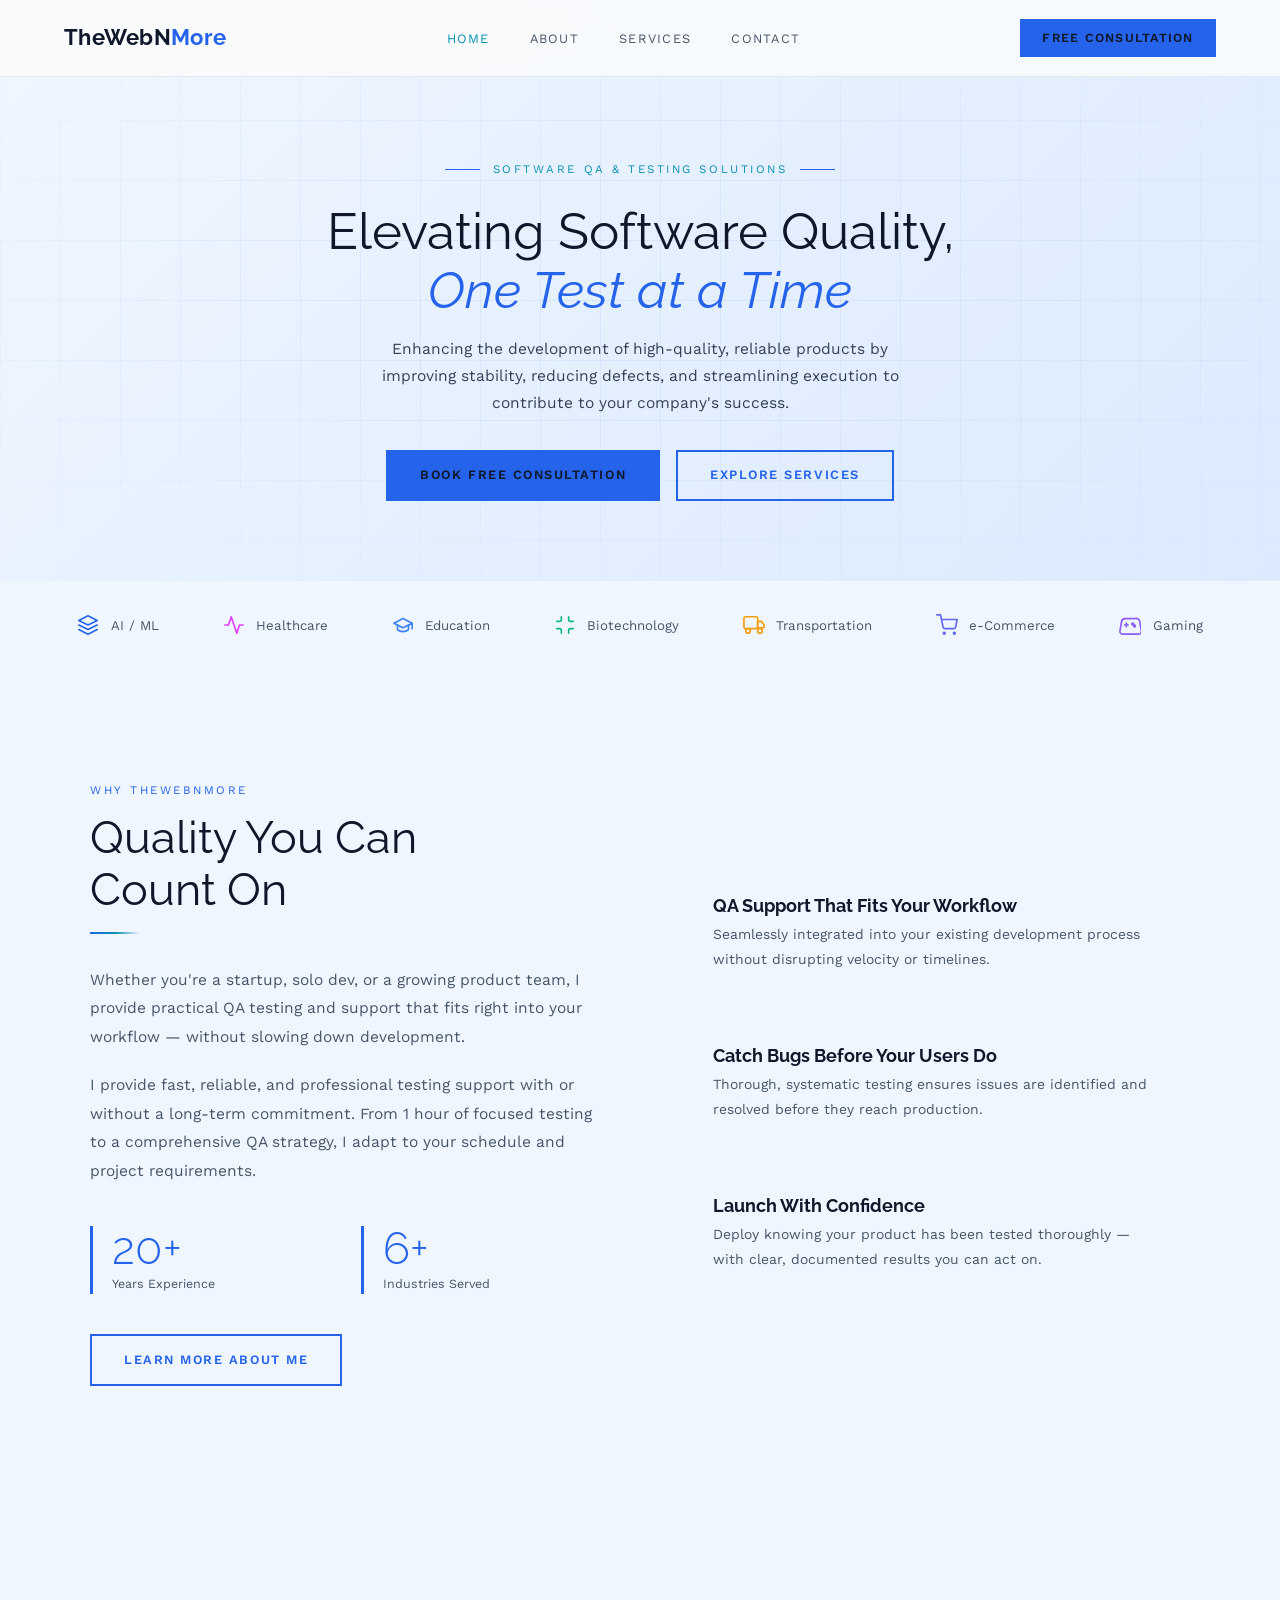
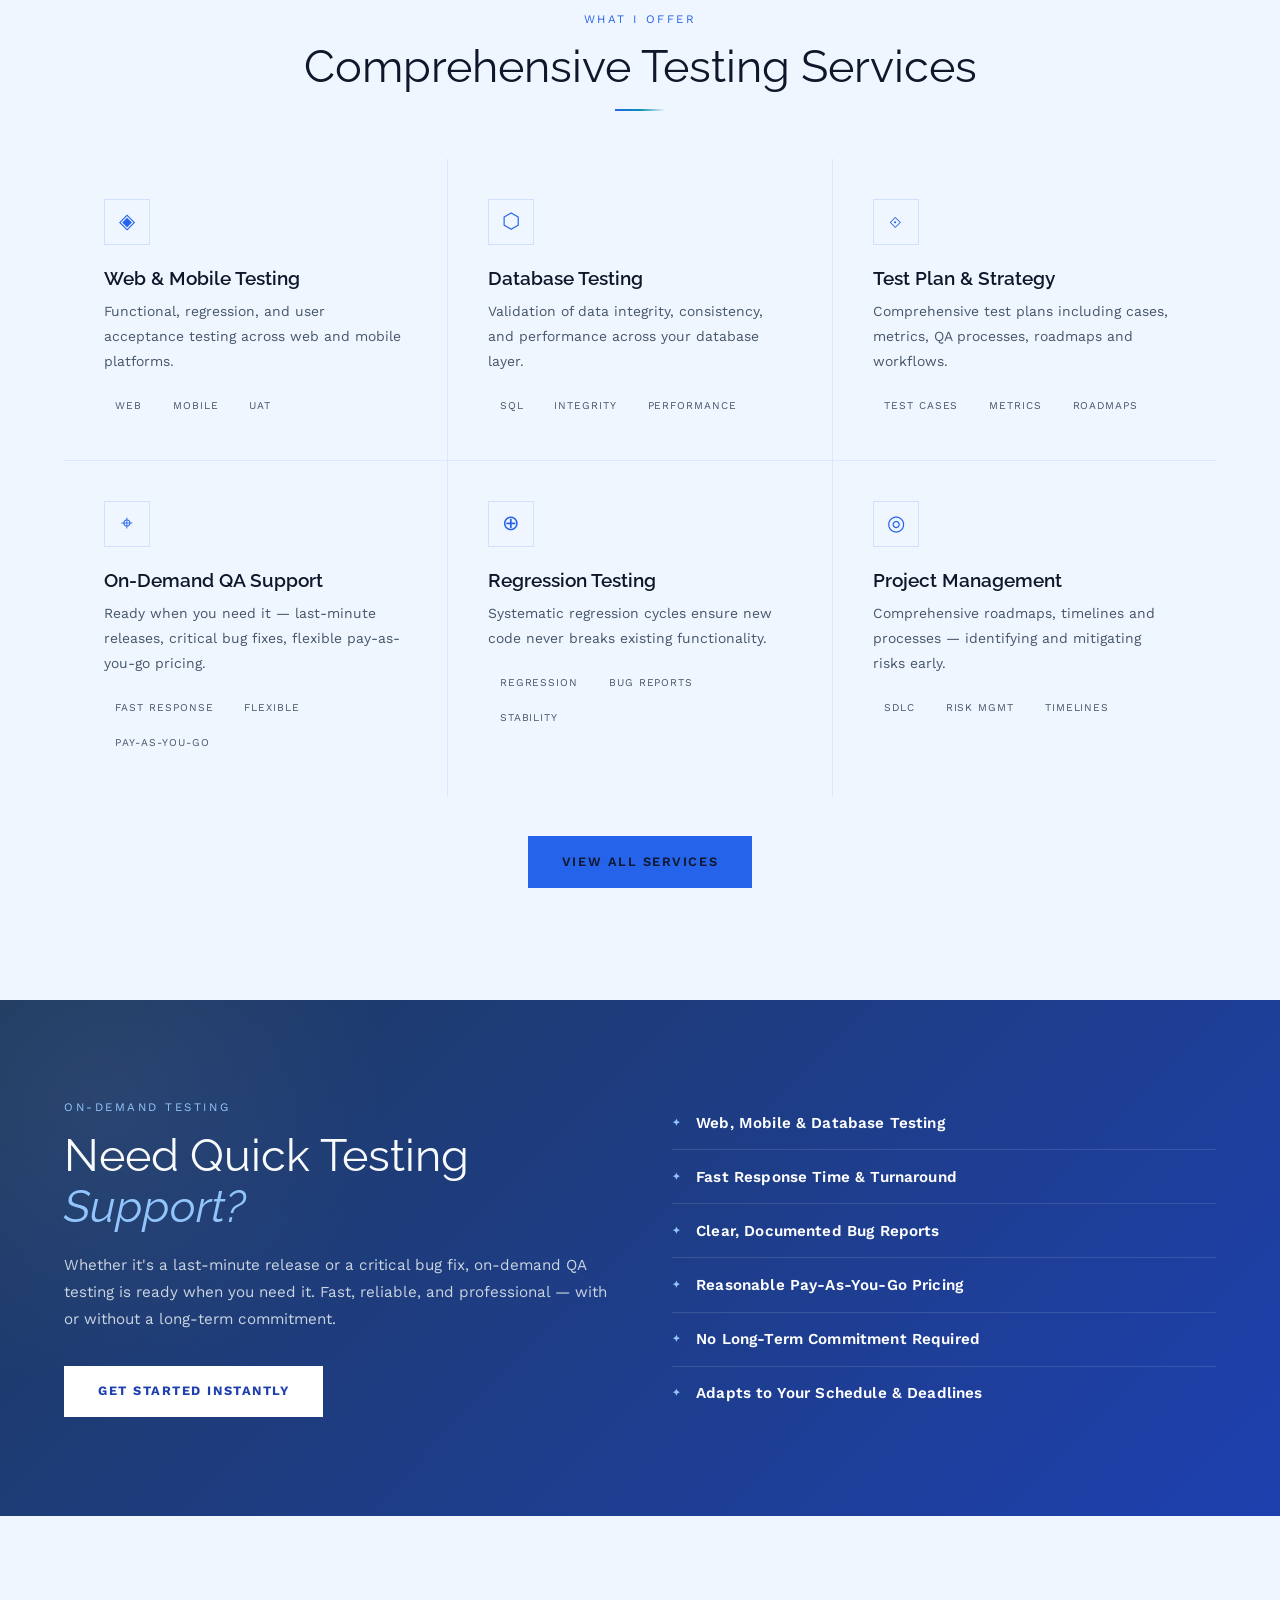
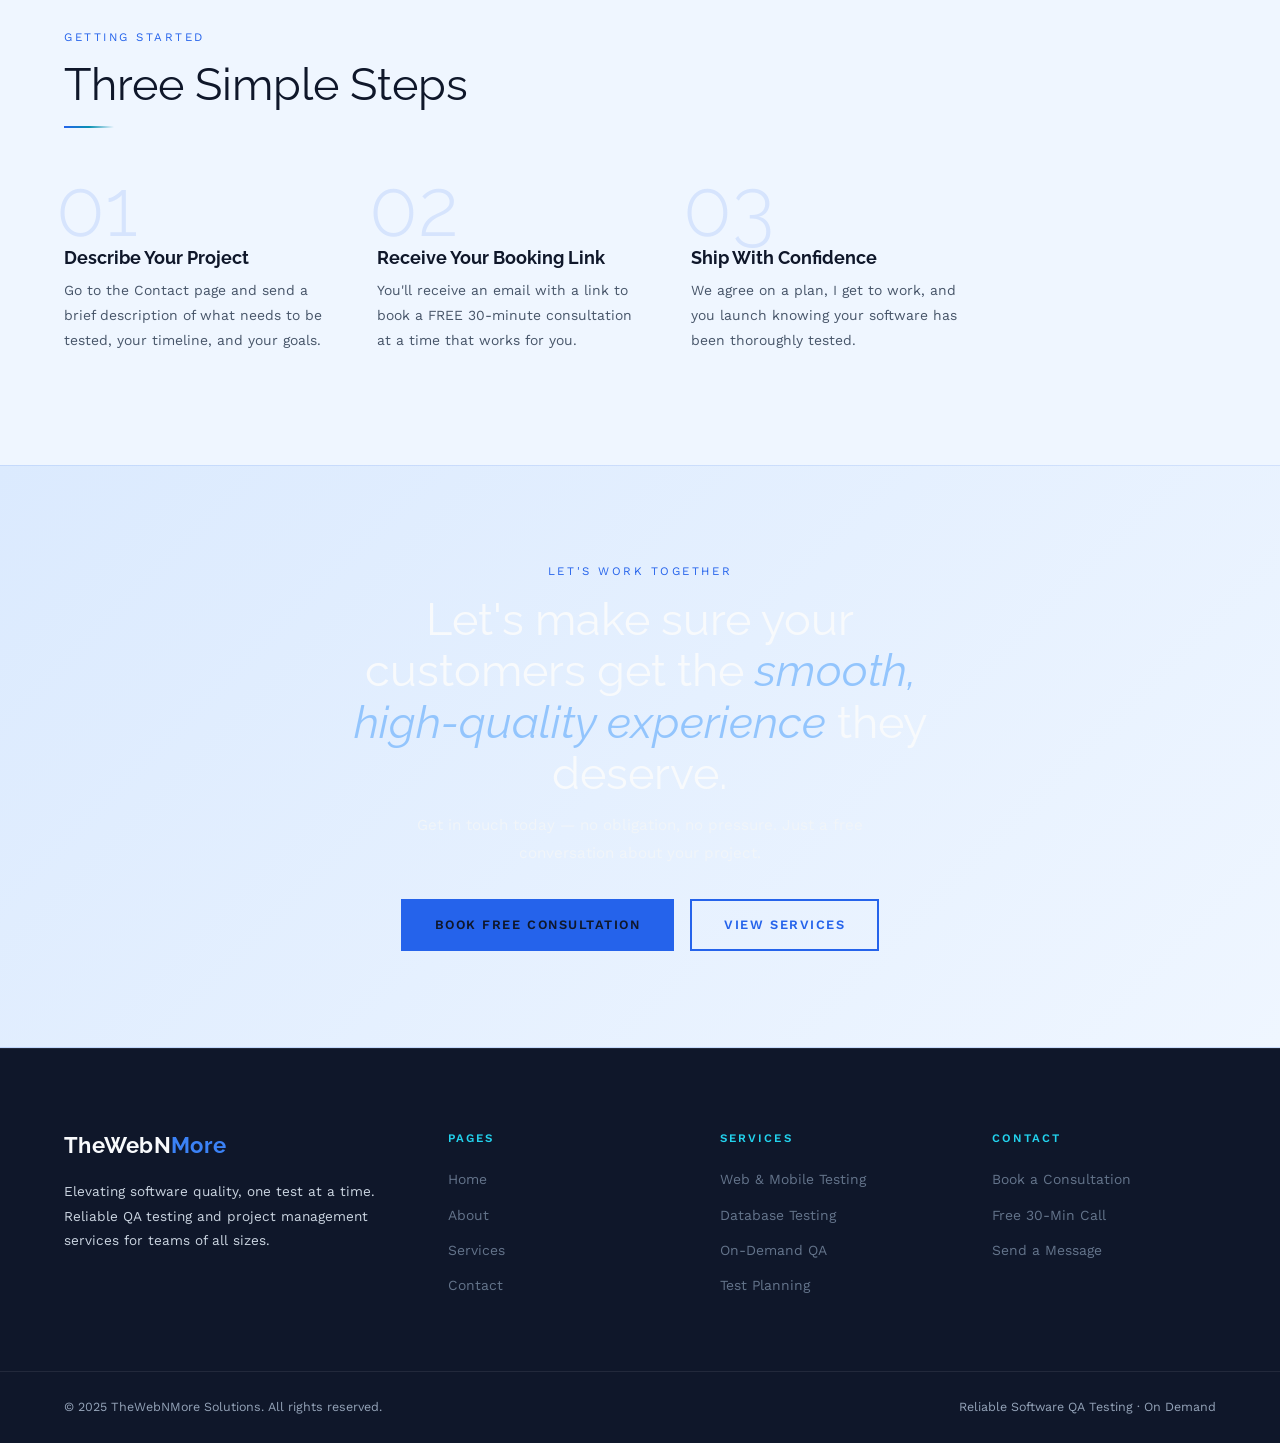
<file: index.html>
<!DOCTYPE html>
<html lang="en">
<head>
  <meta charset="UTF-8"/>
  <meta http-equiv="Cache-Control" content="no-cache, no-store, must-revalidate"/>
  <meta http-equiv="Pragma" content="no-cache"/>
  <meta http-equiv="Expires" content="0"/>
  <meta name="viewport" content="width=device-width, initial-scale=1.0"/>
  <title>TheWebNMore Solutions | Reliable Software QA Testing</title>
  <meta name="description" content="Professional QA testing services — web, mobile, database. 20+ years experience. On-demand support for startups to enterprise."/>
  <link href="https://fonts.googleapis.com/css2?family=Raleway:ital,wght@0,300;0,400;0,600;0,700;1,300;1,400&family=Work+Sans:wght@300;400;500;600&display=swap" rel="stylesheet"/>
  <link rel="stylesheet" href="style.css?v=20250304"/>
  <style>

    /* ── HERO ── */
    #hero {
      min-height: auto;
      display: flex; flex-direction: column; justify-content: center; align-items: center;
      text-align: center; padding: 10rem 5% 5rem;
      background: linear-gradient(135deg, #EFF6FF 0%, #DBEAFE 100%);
      position: relative; overflow: hidden;
    }
    .hero-grid {
      position: absolute; inset: 0;
      background-image:
        linear-gradient(rgba(37,99,235,0.07) 1px, transparent 1px),
        linear-gradient(90deg, rgba(37,99,235,0.07) 1px, transparent 1px);
      background-size: 60px 60px;
      mask-image: radial-gradient(ellipse 90% 80% at 50% 50%, black 20%, transparent 80%);
    }
    .hero-eyebrow {
      display: flex; align-items: center; gap: 0.8rem;
      font-size: 0.72rem; letter-spacing: 0.22em; text-transform: uppercase;
      color: #0891B2; margin-bottom: 1.5rem; position: relative; z-index: 1;
    }
    .hero-eyebrow::before, .hero-eyebrow::after {
      content: ''; display: block; width: 35px; height: 1px; background: #2563EB;
    }
    #hero h1 { color: #0F172A; position: relative; z-index: 1; font-size: clamp(2rem, 4.5vw, 3.2rem); font-weight: 400; }
    #hero h1 em { font-style: italic; color: #2563EB; }
    .hero-sub {
      font-size: 0.97rem; color: #334155;
      max-width: 540px; margin: 1rem auto 2rem;
      line-height: 1.75; position: relative; z-index: 1;
    }
    .hero-btns { display: flex; gap: 1rem; justify-content: center; flex-wrap: wrap; position: relative; z-index: 1; }

        /* ── TRUST STRIP ── */
    .trust-strip {
      background: #EFF6FF;
      border-top: 1px solid rgba(248,250,252,0.08);
      border-bottom: 1px solid rgba(248,250,252,0.08);
      padding: 2rem 5%;
      display: flex; align-items: center; justify-content: center;
      gap: 4rem; flex-wrap: wrap;
    }
    .trust-item {
      display: flex; align-items: center; gap: 0.7rem;
      font-size: 0.83rem; color: #475569;
    }
    .trust-item svg { flex-shrink: 0; }

    /* ── INTRO / VALUE ── */
    #value { background: #EFF6FF; padding: 7rem 5%; }
    .value-grid {
      display: grid; grid-template-columns: 1fr 1fr;
      gap: 5rem; align-items: center; max-width: 1100px; margin: 0 auto;
    }
    .value-left p { color: #475569; line-height: 1.85; margin-bottom: 1.2rem; font-size: 0.97rem; }
    .value-stats { display: grid; grid-template-columns: 1fr 1fr; gap: 2rem; margin-top: 2.5rem; }
    .v-stat { border-left: 3px solid #2563EB; padding-left: 1.2rem; }
    .v-stat-num {
      font-family: 'Raleway', sans-serif;
      font-size: 2.8rem; font-weight: 300; color: #2563EB; line-height: 1;
    }
    .v-stat-label { font-size: 0.78rem; color: #475569; margin-top: 0.25rem; }
    .value-cards { display: flex; flex-direction: column; gap: 1.2rem; }
    .v-card {
      border: 1px solid rgba(248,250,252,0.08);
      padding: 1.6rem 2rem;
      transition: border-color 0.3s, transform 0.3s, box-shadow 0.3s;
      background: #EFF6FF;
    }
    .v-card:hover {
      border-color: #2563EB; transform: translateX(6px);
      box-shadow: 0 4px 20px rgba(37,99,235,0.1);
    }
    .v-card h4 { font-family: 'Raleway', sans-serif; font-size: 1.15rem; margin-bottom: 0.4rem; color: #0F172A; }
    .v-card p { font-size: 0.87rem; margin: 0; }

    /* ── SERVICES PREVIEW ── */
    #services-preview { background: #EFF6FF; padding: 7rem 5%; }
    .services-grid {
      display: grid; grid-template-columns: repeat(3, 1fr);
      gap: 1px; background: rgba(37,99,235,0.10);
      margin-top: 3rem;
    }
    .s-card {
      background: #EFF6FF; padding: 2.5rem;
      position: relative; overflow: hidden;
      transition: background 0.3s;
    }
    .s-card::after {
      content: ''; position: absolute;
      bottom: 0; left: 0; right: 0; height: 3px;
      background: linear-gradient(90deg, #2563EB, #0891B2);
      transform: scaleX(0); transform-origin: left;
      transition: transform 0.4s;
    }
    .s-card:hover::after { transform: scaleX(1); }
    .s-card:hover { background: #EFF6FF; }
    .s-icon {
      width: 46px; height: 46px; margin-bottom: 1.4rem;
      display: flex; align-items: center; justify-content: center;
      border: 1px solid rgba(37,99,235,0.15); color: #2563EB;
      font-size: 1.3rem; background: #EFF6FF;
    }
    .s-card h3 { font-size: 1.2rem; color: #0F172A; margin-bottom: 0.6rem; }
    .s-card p { font-size: 0.87rem; }
    .s-tags { display: flex; gap: 0.5rem; flex-wrap: wrap; margin-top: 1.2rem; }
    .s-tag {
      font-size: 0.65rem; letter-spacing: 0.09em; text-transform: uppercase;
      border: 1px solid rgba(248,250,252,0.08); color: #475569;
      padding: 0.25rem 0.65rem; background: #EFF6FF;
    }
    .services-link { text-align: center; margin-top: 2.5rem; }

    /* ── ON-DEMAND BAND ── */
    .ondemand {
      background: linear-gradient(135deg, #1E3A5F 0%, #1E40AF 100%);
      padding: 6rem 5%;
      display: grid; grid-template-columns: 1fr 1fr;
      gap: 4rem; align-items: center;
      position: relative; overflow: hidden;
    }
    .ondemand::before {
      content: '';
      position: absolute; left: -200px; top: -200px;
      width: 600px; height: 600px; border-radius: 50%;
      background: radial-gradient(circle, rgba(255,255,255,0.05) 0%, transparent 70%);
    }
    .ondemand h2 { color: #F8FAFC !important; position: relative; z-index: 1; }
    .ondemand h2 span { color: #93C5FD !important; font-style: italic; }
    .ondemand > div:first-child p { color: #CBD5E1 !important; margin: 1.2rem 0 2rem; position: relative; z-index: 1; }
    .od-list { list-style: none; position: relative; z-index: 1; color: #FFFFFF; }
    .od-list li {
      display: flex; align-items: center; gap: 1rem;
      color: #FFFFFF !important; font-size: 0.95rem; font-weight: 600;
      padding: 0.9rem 0; border-bottom: 1px solid rgba(255,255,255,0.12);
      letter-spacing: 0.01em;
    }
    .od-list li:last-child { border-bottom: none; }
    .od-list li::before { content: '✦'; color: #93C5FD !important; font-size: 0.6rem; flex-shrink: 0; }

    /* ── HOW TO START ── */
    #how { background: #EFF6FF; padding: 7rem 5%; }
    .how-steps {
      display: grid; grid-template-columns: repeat(3, 1fr);
      gap: 2.5rem; margin-top: 3.5rem; max-width: 900px;
    }
    .how-step { position: relative; padding-top: 1.5rem; }
    .how-num {
      font-family: 'Raleway', sans-serif;
      font-size: 5rem; font-weight: 300; color: rgba(37,99,235,0.12);
      line-height: 1; position: absolute; top: -1rem; left: -0.5rem;
    }
    .how-content { position: relative; z-index: 1; padding-top: 2.5rem; }
    .how-content h4 { font-size: 1.1rem; color: #0F172A; margin-bottom: 0.6rem; }
    .how-content p { font-size: 0.87rem; }

    /* ── CTA BANNER ── */
    .cta-banner {
      background: linear-gradient(135deg, #DBEAFE 0%, #EFF6FF 100%);
      border-top: 1px solid rgba(37,99,235,0.15); border-bottom: 1px solid rgba(37,99,235,0.15);
      padding: 6rem 5%; text-align: center;
    }
    .cta-banner h2 { color: #F8FAFC; max-width: 640px; margin: 0 auto 0.5rem; }
    .cta-banner h2 span { color: #93C5FD; font-style: italic; }
    .cta-banner p { margin: 0.8rem auto 2rem; max-width: 500px; color: #CBD5E1; }
    .cta-btns { display: flex; gap: 1rem; justify-content: center; flex-wrap: wrap; }

    @media (max-width: 900px) {
      .value-grid, .ondemand { grid-template-columns: 1fr; gap: 3rem; }
      .services-grid { grid-template-columns: 1fr 1fr; }
      .how-steps { grid-template-columns: 1fr; }
    }
    @media (max-width: 600px) {
      .services-grid { grid-template-columns: 1fr; }

      .p-arrow { display: none; }
    }
  </style>
</head>
<body>

<!-- NAV -->
<nav id="main-nav">
  <a href="index.html" class="nav-logo">TheWebN<span>More</span></a>
  <ul class="nav-links" id="nav-links">
    <li><a href="index.html" class="active">Home</a></li>
    <li><a href="about.html">About</a></li>
    <li><a href="services.html">Services</a></li>
    <li><a href="contact.html">Contact</a></li>
  </ul>
  <a href="contact.html" class="nav-cta">Free Consultation</a>
  <button class="nav-toggle" id="nav-toggle" aria-label="Toggle menu">
    <span></span><span></span><span></span>
  </button>
</nav>

<!-- HERO -->
<section id="hero">
  <div class="hero-grid"></div>
  <div class="hero-eyebrow">Software QA &amp; Testing Solutions</div>
  <h1>Elevating Software Quality,<br><em>One Test at a Time</em></h1>
  <p class="hero-sub">
    Enhancing the development of high-quality, reliable products by improving stability,
    reducing defects, and streamlining execution to contribute to your company's success.
  </p>
  <div class="hero-btns">
    <a href="contact.html" class="btn btn-gold">Book Free Consultation</a>
    <a href="services.html" class="btn btn-outline">Explore Services</a>
  </div>

</section>

<!-- TRUST STRIP -->
<div class="trust-strip">
  <div class="trust-item"><svg xmlns="http://www.w3.org/2000/svg" width="22" height="22" viewBox="0 0 24 24" fill="none" stroke="#2563EB" stroke-width="1.8" stroke-linecap="round" stroke-linejoin="round"><path d="M12 2L2 7l10 5 10-5-10-5z"/><path d="M2 17l10 5 10-5"/><path d="M2 12l10 5 10-5"/></svg> AI / ML</div>
  <div class="trust-item"><svg xmlns="http://www.w3.org/2000/svg" width="22" height="22" viewBox="0 0 24 24" fill="none" stroke="#E040FB" stroke-width="1.8" stroke-linecap="round" stroke-linejoin="round"><path d="M22 12h-4l-3 9L9 3l-3 9H2"/></svg> Healthcare</div>
  <div class="trust-item"><svg xmlns="http://www.w3.org/2000/svg" width="22" height="22" viewBox="0 0 24 24" fill="none" stroke="#3B82F6" stroke-width="1.8" stroke-linecap="round" stroke-linejoin="round"><path d="M22 10v6M2 10l10-5 10 5-10 5z"/><path d="M6 12v5c3 3 9 3 12 0v-5"/></svg> Education</div>
  <div class="trust-item"><svg xmlns="http://www.w3.org/2000/svg" width="22" height="22" viewBox="0 0 24 24" fill="none" stroke="#10B981" stroke-width="1.8" stroke-linecap="round" stroke-linejoin="round"><path d="M8 3v3a2 2 0 0 1-2 2H3"/><path d="M21 8h-3a2 2 0 0 1-2-2V3"/><path d="M3 16h3a2 2 0 0 1 2 2v3"/><path d="M16 21v-3a2 2 0 0 1 2-2h3"/></svg> Biotechnology</div>
  <div class="trust-item"><svg xmlns="http://www.w3.org/2000/svg" width="22" height="22" viewBox="0 0 24 24" fill="none" stroke="#F59E0B" stroke-width="1.8" stroke-linecap="round" stroke-linejoin="round"><rect x="1" y="3" width="15" height="13" rx="2"/><path d="M16 8h4l3 4v3h-7V8z"/><circle cx="5.5" cy="18.5" r="2.5"/><circle cx="18.5" cy="18.5" r="2.5"/></svg> Transportation</div>
  <div class="trust-item"><svg xmlns="http://www.w3.org/2000/svg" width="22" height="22" viewBox="0 0 24 24" fill="none" stroke="#6366F1" stroke-width="1.8" stroke-linecap="round" stroke-linejoin="round"><circle cx="9" cy="21" r="1"/><circle cx="20" cy="21" r="1"/><path d="M1 1h4l2.68 13.39a2 2 0 0 0 2 1.61h9.72a2 2 0 0 0 2-1.61L23 6H6"/></svg> e-Commerce</div>
  <div class="trust-item"><svg xmlns="http://www.w3.org/2000/svg" width="22" height="22" viewBox="0 0 24 24" fill="none" stroke="#8B5CF6" stroke-width="1.8" stroke-linecap="round" stroke-linejoin="round"><line x1="6" y1="12" x2="10" y2="12"/><line x1="8" y1="10" x2="8" y2="14"/><circle cx="15" cy="11" r="1" fill="#8B5CF6"/><circle cx="17" cy="13" r="1" fill="#8B5CF6"/><path d="M17.32 5H6.68a4 4 0 0 0-3.978 3.59l-1.657 10a3 3 0 0 0 2.971 3.41h17.37a3 3 0 0 0 2.971-3.41l-1.657-10A4 4 0 0 0 17.32 5z"/></svg> Gaming</div>
</div>

<!-- VALUE / ABOUT INTRO -->
<section id="value">
  <div class="value-grid">
    <div class="value-left fade-up">
      <span class="eyebrow">Why TheWebNMore</span>
      <h2>Quality You Can<br>Count On</h2>
      <div class="divider"></div>
      <p>
        Whether you're a startup, solo dev, or a growing product team, I provide practical QA
        testing and support that fits right into your workflow — without slowing down development.
      </p>
      <p>
        I provide fast, reliable, and professional testing support with or without a long-term
        commitment. From 1 hour of focused testing to a comprehensive QA strategy, I adapt to
        your schedule and project requirements.
      </p>
      <div class="value-stats">
        <div class="v-stat">
          <div class="v-stat-num">20+</div>
          <div class="v-stat-label">Years Experience</div>
        </div>
        <div class="v-stat">
          <div class="v-stat-num">6+</div>
          <div class="v-stat-label">Industries Served</div>
        </div>
      </div>
      <div style="margin-top:2.5rem;">
        <a href="about.html" class="btn btn-outline">Learn More About Me</a>
      </div>
    </div>
    <div class="value-cards fade-up">
      <div class="v-card">
        <h4>QA Support That Fits Your Workflow</h4>
        <p>Seamlessly integrated into your existing development process without disrupting velocity or timelines.</p>
      </div>
      <div class="v-card">
        <h4>Catch Bugs Before Your Users Do</h4>
        <p>Thorough, systematic testing ensures issues are identified and resolved before they reach production.</p>
      </div>
      <div class="v-card">
        <h4>Launch With Confidence</h4>
        <p>Deploy knowing your product has been tested thoroughly — with clear, documented results you can act on.</p>
      </div>
    </div>
  </div>
</section>

<!-- SERVICES PREVIEW -->
<section id="services-preview">
  <div style="text-align:center;">
    <span class="eyebrow">What I Offer</span>
    <h2 style="color:#0F172A;">Comprehensive Testing Services</h2>
    <div class="divider centered"></div>
  </div>
  <div class="services-grid">
    <div class="s-card fade-up">
      <div class="s-icon">◈</div>
      <h3>Web &amp; Mobile Testing</h3>
      <p>Functional, regression, and user acceptance testing across web and mobile platforms.</p>
      <div class="s-tags"><span class="s-tag">Web</span><span class="s-tag">Mobile</span><span class="s-tag">UAT</span></div>
    </div>
    <div class="s-card fade-up">
      <div class="s-icon">⬡</div>
      <h3>Database Testing</h3>
      <p>Validation of data integrity, consistency, and performance across your database layer.</p>
      <div class="s-tags"><span class="s-tag">SQL</span><span class="s-tag">Integrity</span><span class="s-tag">Performance</span></div>
    </div>
    <div class="s-card fade-up">
      <div class="s-icon">⟐</div>
      <h3>Test Plan &amp; Strategy</h3>
      <p>Comprehensive test plans including cases, metrics, QA processes, roadmaps and workflows.</p>
      <div class="s-tags"><span class="s-tag">Test Cases</span><span class="s-tag">Metrics</span><span class="s-tag">Roadmaps</span></div>
    </div>
    <div class="s-card fade-up">
      <div class="s-icon">⌖</div>
      <h3>On-Demand QA Support</h3>
      <p>Ready when you need it — last-minute releases, critical bug fixes, flexible pay-as-you-go pricing.</p>
      <div class="s-tags"><span class="s-tag">Fast Response</span><span class="s-tag">Flexible</span><span class="s-tag">Pay-as-you-go</span></div>
    </div>
    <div class="s-card fade-up">
      <div class="s-icon">⊕</div>
      <h3>Regression Testing</h3>
      <p>Systematic regression cycles ensure new code never breaks existing functionality.</p>
      <div class="s-tags"><span class="s-tag">Regression</span><span class="s-tag">Bug Reports</span><span class="s-tag">Stability</span></div>
    </div>
    <div class="s-card fade-up">
      <div class="s-icon">◎</div>
      <h3>Project Management</h3>
      <p>Comprehensive roadmaps, timelines and processes — identifying and mitigating risks early.</p>
      <div class="s-tags"><span class="s-tag">SDLC</span><span class="s-tag">Risk Mgmt</span><span class="s-tag">Timelines</span></div>
    </div>
  </div>
  <div class="services-link">
    <a href="services.html" class="btn btn-gold">View All Services</a>
  </div>
</section>

<!-- ON-DEMAND BAND -->
<div class="ondemand">
  <div>
    <span class="eyebrow" style="color:#93C5FD; position:relative; z-index:1;">On-Demand Testing</span>
    <h2>Need Quick Testing <span>Support?</span></h2>
    <p>
      Whether it's a last-minute release or a critical bug fix, on-demand QA testing is
      ready when you need it. Fast, reliable, and professional — with or without a long-term commitment.
    </p>
    <a href="contact.html" class="btn" style="position:relative;z-index:1;background:#FFFFFF;color:#1E40AF;border:2px solid #FFFFFF;font-family:'Work Sans',sans-serif;font-weight:700;font-size:0.8rem;letter-spacing:0.12em;text-transform:uppercase;padding:0.85rem 2rem;display:inline-block;transition:all 0.28s;" onmouseover="this.style.background='transparent';this.style.color='#FFFFFF';" onmouseout="this.style.background='#FFFFFF';this.style.color='#1E40AF';">Get Started Instantly</a>
  </div>
  <ul class="od-list">
    <li>Web, Mobile &amp; Database Testing</li>
    <li>Fast Response Time &amp; Turnaround</li>
    <li>Clear, Documented Bug Reports</li>
    <li>Reasonable Pay-As-You-Go Pricing</li>
    <li>No Long-Term Commitment Required</li>
    <li>Adapts to Your Schedule &amp; Deadlines</li>
  </ul>
</div>

<!-- HOW TO START -->
<section id="how">
  <span class="eyebrow">Getting Started</span>
  <h2 style="color:#0F172A;">Three Simple Steps</h2>
  <div class="divider"></div>
  <div class="how-steps">
    <div class="how-step fade-up">
      <div class="how-num">01</div>
      <div class="how-content">
        <h4>Describe Your Project</h4>
        <p>Go to the Contact page and send a brief description of what needs to be tested, your timeline, and your goals.</p>
      </div>
    </div>
    <div class="how-step fade-up">
      <div class="how-num">02</div>
      <div class="how-content">
        <h4>Receive Your Booking Link</h4>
        <p>You'll receive an email with a link to book a FREE 30-minute consultation at a time that works for you.</p>
      </div>
    </div>
    <div class="how-step fade-up">
      <div class="how-num">03</div>
      <div class="how-content">
        <h4>Ship With Confidence</h4>
        <p>We agree on a plan, I get to work, and you launch knowing your software has been thoroughly tested.</p>
      </div>
    </div>
  </div>
</section>

<!-- CTA BANNER -->
<div class="cta-banner">
  <span class="eyebrow">Let's Work Together</span>
  <h2>Let's make sure your customers get the <span>smooth, high-quality experience</span> they deserve.</h2>
  <p style="color:#F1F5F9;">Get in touch today — no obligation, no pressure. Just a free conversation about your project.</p>
  <div class="cta-btns">
    <a href="contact.html" class="btn btn-gold">Book Free Consultation</a>
    <a href="services.html" class="btn btn-outline">View Services</a>
  </div>
</div>

<!-- FOOTER -->
<footer>
  <div class="footer-top">
    <div class="footer-brand">
      <div class="nav-logo">TheWebN<span>More</span></div>
      <p style="color:#CBD5E1;">Elevating software quality, one test at a time. Reliable QA testing and project management services for teams of all sizes.</p>
    </div>
    <div class="footer-col">
      <h5>Pages</h5>
      <ul>
        <li><a href="index.html">Home</a></li>
        <li><a href="about.html">About</a></li>
        <li><a href="services.html">Services</a></li>
        <li><a href="contact.html">Contact</a></li>
      </ul>
    </div>
    <div class="footer-col">
      <h5>Services</h5>
      <ul>
        <li><a href="services.html">Web &amp; Mobile Testing</a></li>
        <li><a href="services.html">Database Testing</a></li>
        <li><a href="services.html">On-Demand QA</a></li>
        <li><a href="services.html">Test Planning</a></li>
      </ul>
    </div>
    <div class="footer-col">
      <h5>Contact</h5>
      <ul>
        <li><a href="contact.html">Book a Consultation</a></li>
        <li><a href="contact.html">Free 30-Min Call</a></li>
        <li><a href="contact.html">Send a Message</a></li>
      </ul>
    </div>
  </div>
  <div class="footer-bottom">
    <p style="color:#94A3B8;">© 2025 TheWebNMore Solutions. All rights reserved.</p>
    <p style="color:#94A3B8;">Reliable Software QA Testing · On Demand</p>
  </div>
</footer>

<script>
  // Nav scroll shadow
  window.addEventListener('scroll', () => {
    document.getElementById('main-nav').classList.toggle('scrolled', window.scrollY > 30);
  });
  // Mobile nav toggle
  document.getElementById('nav-toggle').addEventListener('click', () => {
    document.getElementById('nav-links').classList.toggle('open');
  });
  // Fade-up observer
  // Add animate class first so elements start hidden, then reveal on scroll
  document.querySelectorAll('.fade-up').forEach(el => el.classList.add('animate'));
  const obs = new IntersectionObserver(entries => {
    entries.forEach(e => { if (e.isIntersecting) e.target.classList.add('visible'); });
  }, { threshold: 0.08 });
  document.querySelectorAll('.fade-up').forEach(el => obs.observe(el));
</script>
</body>
</html>
</file>
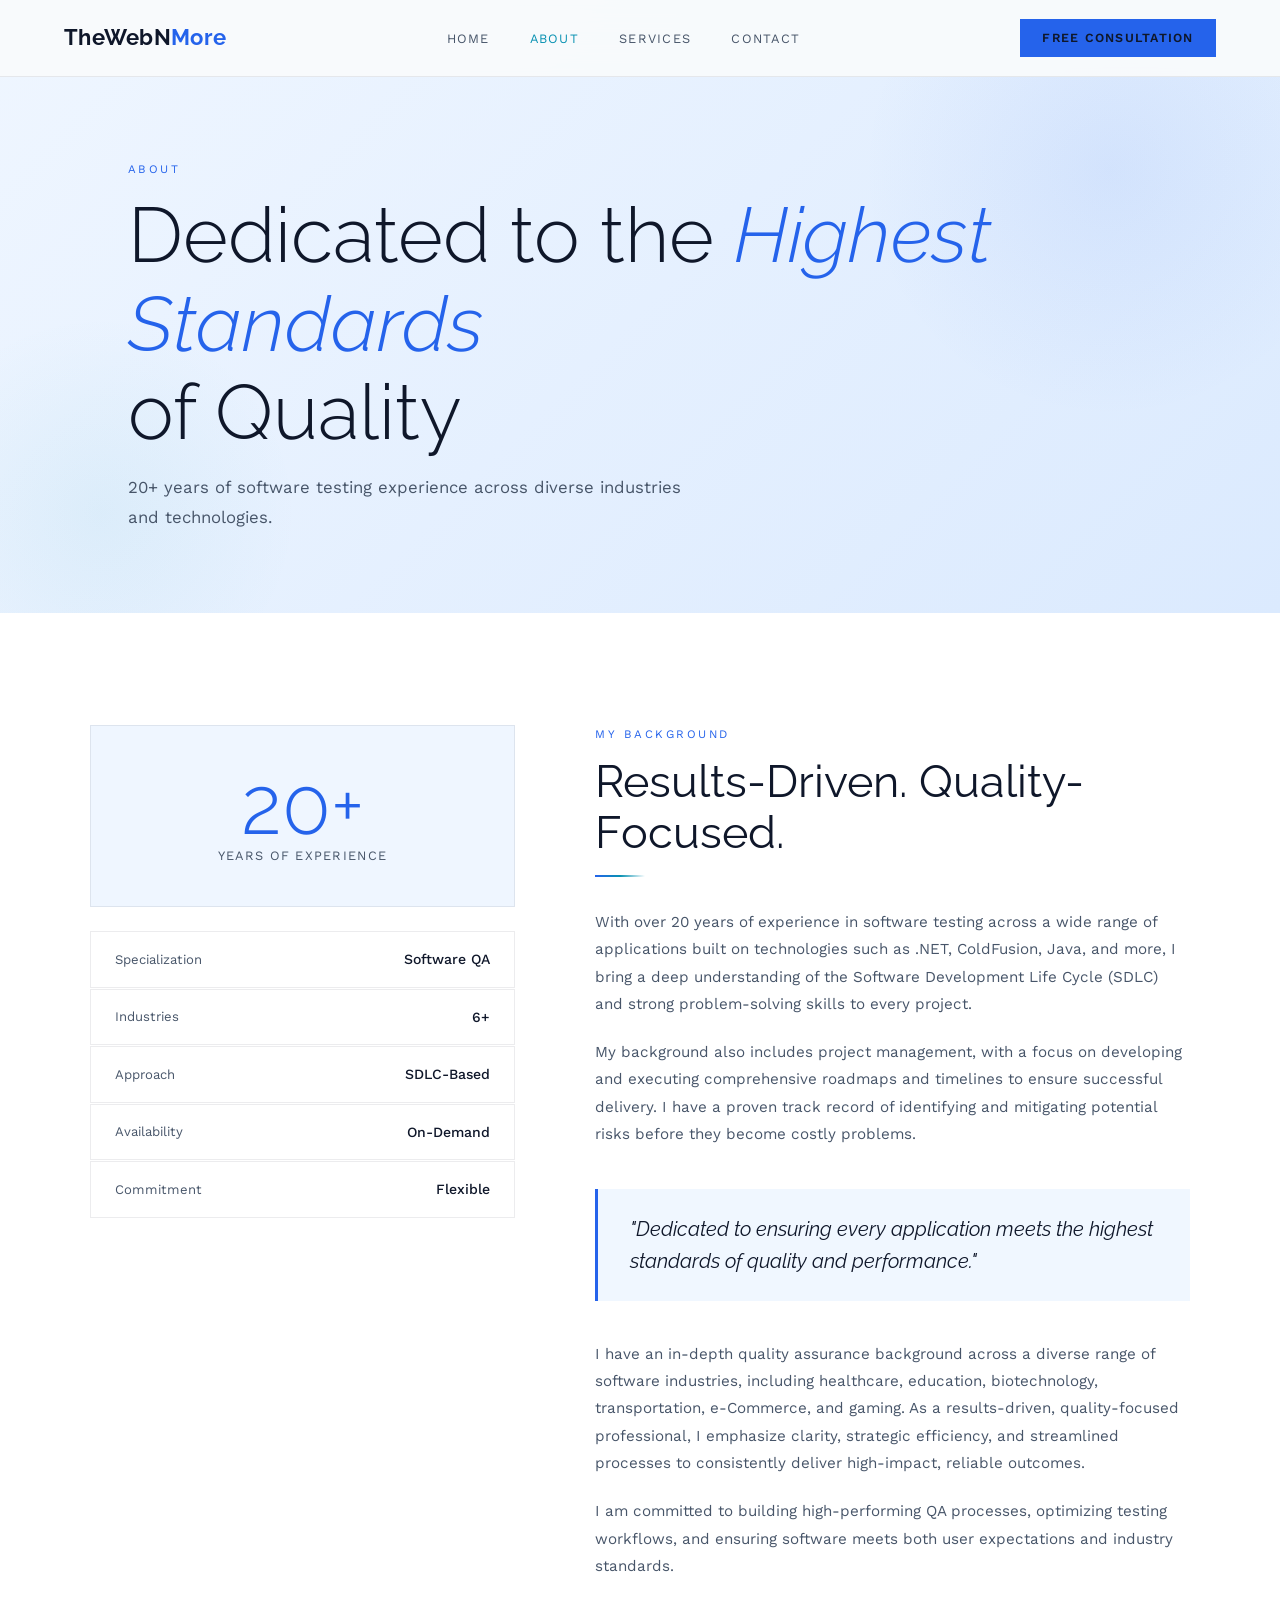
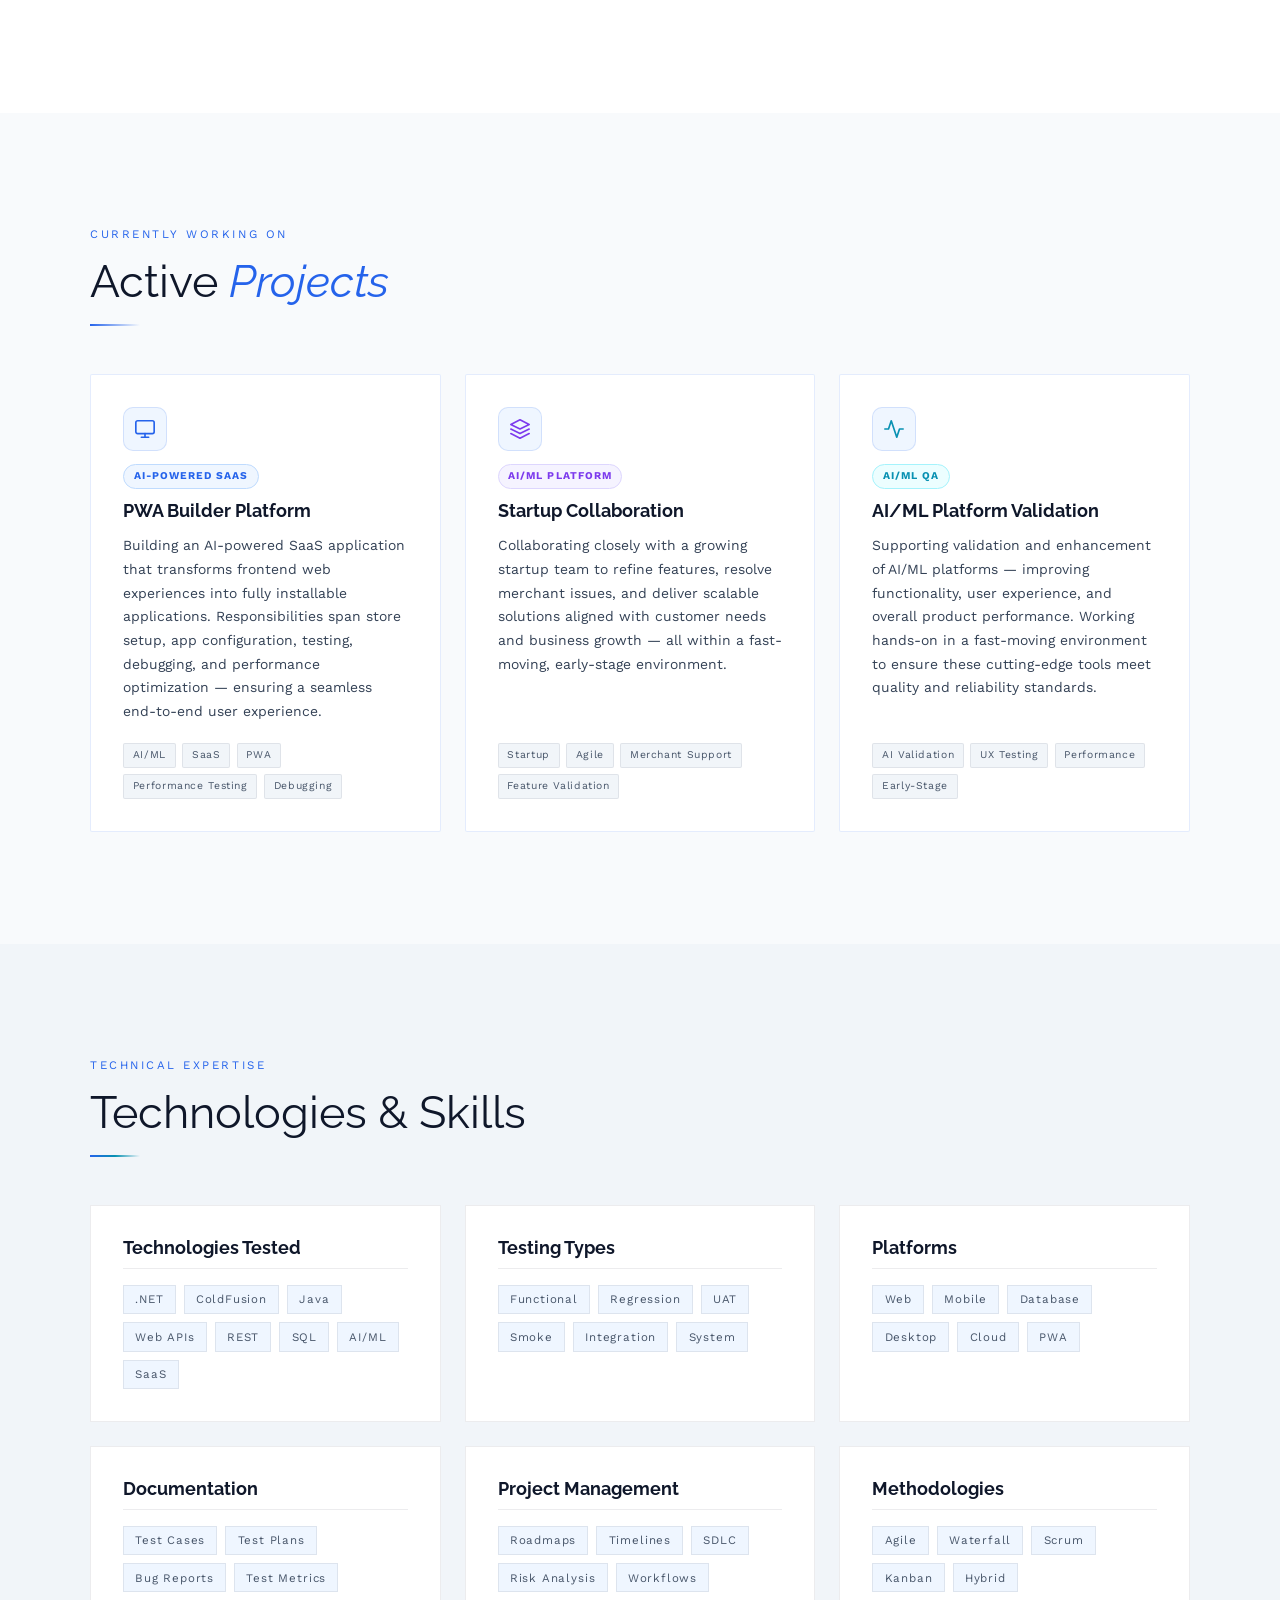
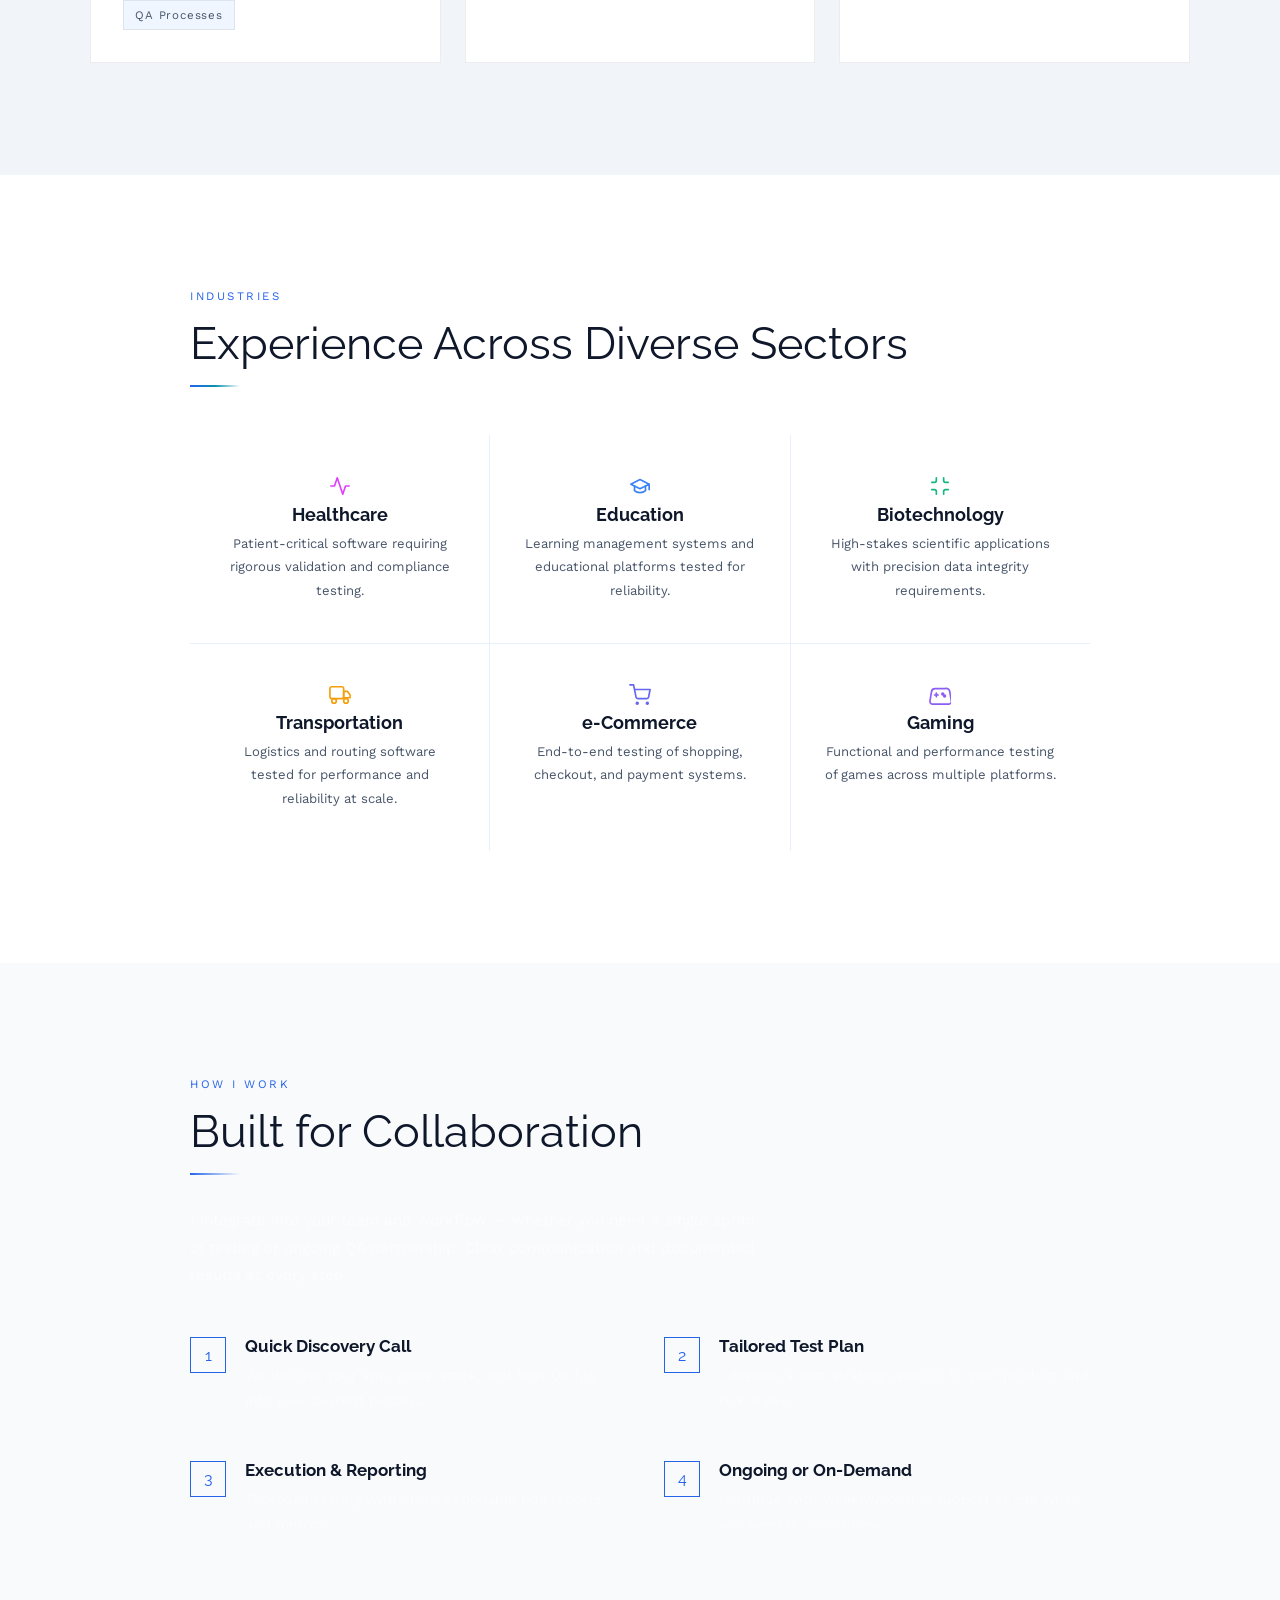
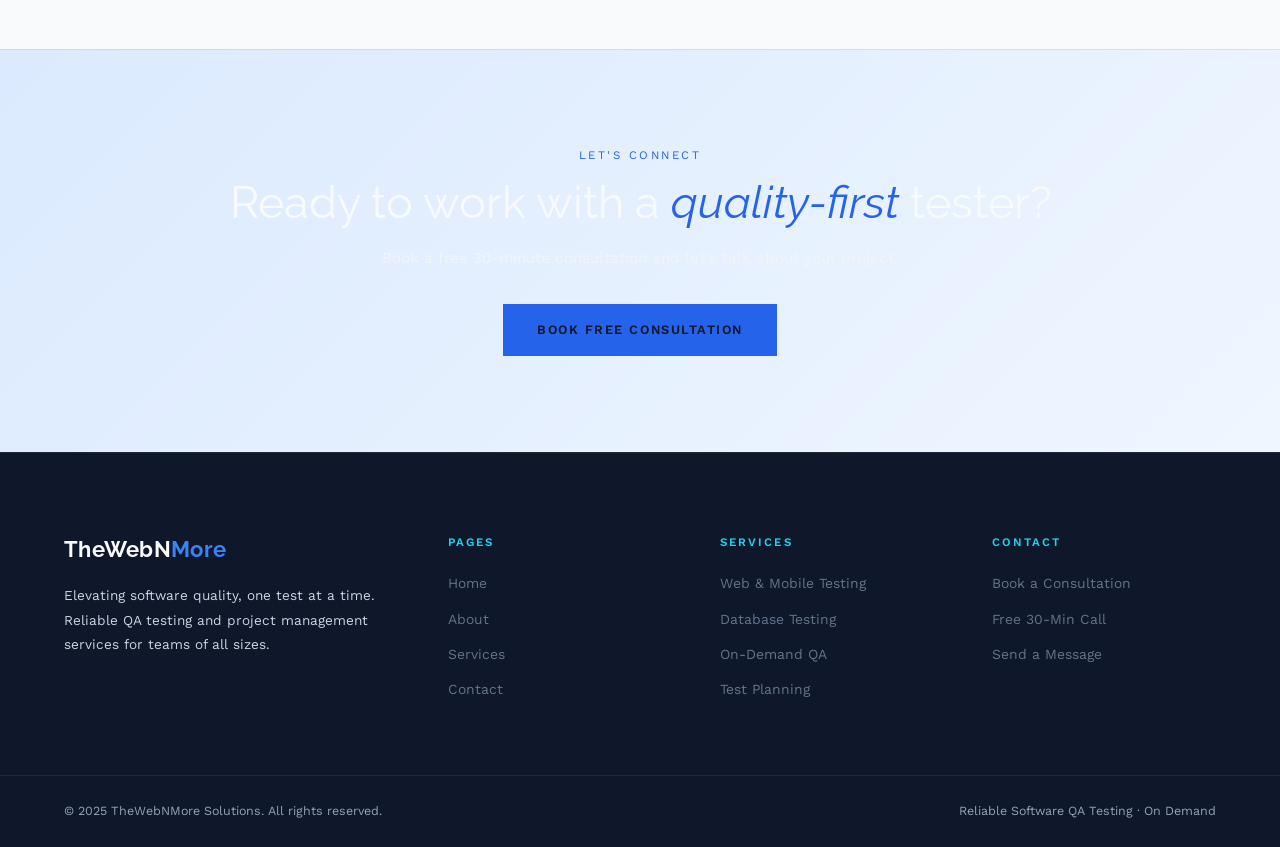
<file: about.html>
<!DOCTYPE html>
<html lang="en">
<head>
  <meta charset="UTF-8"/>
  <meta http-equiv="Cache-Control" content="no-cache, no-store, must-revalidate"/>
  <meta http-equiv="Pragma" content="no-cache"/>
  <meta http-equiv="Expires" content="0"/>
  <meta name="viewport" content="width=device-width, initial-scale=1.0"/>
  <title>About | TheWebNMore Solutions</title>
  <meta name="description" content="20+ years of software QA experience across healthcare, education, biotech, e-Commerce, gaming and more."/>
  <link href="https://fonts.googleapis.com/css2?family=Raleway:ital,wght@0,300;0,400;0,600;0,700;1,300;1,400&family=Work+Sans:wght@300;400;500;600&display=swap" rel="stylesheet"/>
  <link rel="stylesheet" href="style.css?v=20250304"/>
  <style>

    /* ── BIO SECTION ── */
    #bio { background: #FFFFFF; padding: 7rem 5%; }
    .bio-grid {
      display: grid; grid-template-columns: 1fr 1.4fr;
      gap: 5rem; align-items: start; max-width: 1100px; margin: 0 auto;
    }
    .bio-aside { position: sticky; top: 100px; }
    .bio-badge {
      background: #EFF6FF;
      border: 1px solid rgba(15,23,42,0.08);
      padding: 2.5rem;
      text-align: center;
    }
    .bio-badge .big-num {
      font-family: 'Raleway', sans-serif;
      font-size: 5rem; font-weight: 300; color: #2563EB; line-height: 1;
    }
    .bio-badge .big-label { font-size: 0.8rem; letter-spacing: 0.1em; text-transform: uppercase; color: #475569; }
    .bio-stats { margin-top: 1.5rem; display: flex; flex-direction: column; gap: 1px; }
    .bio-stat {
      background: #FFFFFF; border: 1px solid rgba(15,23,42,0.08);
      padding: 1rem 1.5rem;
      display: flex; justify-content: space-between; align-items: center;
    }
    .bio-stat-label { font-size: 0.82rem; color: #475569; }
    .bio-stat-val { font-size: 0.88rem; font-weight: 500; color: #0F172A; }

    .bio-main h2 { color: #0F172A; margin-bottom: 0.5rem; }
    .bio-main p { margin-bottom: 1.3rem; }
    .quote-block {
      border-left: 3px solid #2563EB;
      background: #F0F7FF;
      padding: 1.5rem 2rem; margin: 2.5rem 0;
    }
    .quote-block p {
      font-family: 'Raleway', sans-serif;
      font-size: 1.25rem; font-style: italic; color: #0F172A;
      line-height: 1.6; margin: 0;
    }

    /* ── TECH / EXPERTISE ── */
    #expertise { background: #F1F5F9; padding: 7rem 5%; }
    .expertise-inner { max-width: 1100px; margin: 0 auto; }
    .exp-grid {
      display: grid; grid-template-columns: repeat(3, 1fr);
      gap: 1.5rem; margin-top: 3rem;
    }
    .exp-card {
      background: #FFFFFF;
      border: 1px solid rgba(15,23,42,0.08);
      padding: 2rem;
      transition: border-color 0.3s, box-shadow 0.3s;
    }
    .exp-card:hover { border-color: #2563EB; box-shadow: 0 4px 20px rgba(0,0,0,0.08); }
    .exp-card h4 {
      font-family: 'Raleway', sans-serif;
      font-size: 1.1rem; color: #0F172A; margin-bottom: 1rem;
      padding-bottom: 0.6rem; border-bottom: 1px solid rgba(15,23,42,0.08);
    }
    .exp-tags { display: flex; flex-wrap: wrap; gap: 0.5rem; }
    .exp-tag {
      font-size: 0.72rem; letter-spacing: 0.07em;
      background: #EFF6FF; border: 1px solid rgba(15,23,42,0.08);
      color: #475569; padding: 0.28rem 0.7rem;
    }

    /* ── INDUSTRIES ── */
    #industries { background: #FFFFFF; padding: 7rem 5%; }
    .ind-grid {
      display: grid; grid-template-columns: repeat(3, 1fr);
      gap: 1px; background: rgba(37,99,235,0.10);
      margin-top: 3rem; max-width: 900px;
    }
    .ind-card {
      background: #FFFFFF; padding: 2.5rem 2rem; text-align: center;
      transition: background 0.3s;
    }
    .ind-card:hover { background: #F0F7FF; }
    .ind-icon { font-size: 2.2rem; display: block; margin-bottom: 0.8rem; }
    .ind-card h4 { font-family: 'Raleway', sans-serif; font-size: 1.1rem; color: #0F172A; }
    .ind-card p { font-size: 0.82rem; margin-top: 0.4rem; }

    /* ── COLLABORATION ── */
    #collab { background: #F8FAFC; padding: 7rem 5%; }
    .collab-inner { max-width: 900px; margin: 0 auto; }
    #collab .eyebrow { color: #2563EB; }
    #collab h2 { color: #0F172A; }
    #collab .divider { background: linear-gradient(90deg, #2563EB, transparent); }
    .collab-grid { display: grid; grid-template-columns: 1fr 1fr; gap: 3rem; margin-top: 3rem; }
    .collab-item { display: flex; gap: 1.2rem; }
    .collab-dot {
      width: 36px; height: 36px; flex-shrink: 0;
      border: 1px solid #2563EB;
      display: flex; align-items: center; justify-content: center;
      font-family: 'Raleway', sans-serif; font-size: 1rem; color: #2563EB;
    }
    .collab-item h4 { font-family: 'Raleway', sans-serif; font-size: 1.05rem; color: #0F172A; margin-bottom: 0.4rem; }
    .collab-item p { font-size: 0.87rem; color: rgba(255,255,255,0.5); margin: 0; }

    /* ── CTA ── */
    .about-cta {
      background: linear-gradient(135deg, #DBEAFE, #EFF6FF);
      border-top: 1px solid rgba(37,99,235,0.15);
      padding: 6rem 5%; text-align: center;
    }
    .about-cta h2 { color: #F8FAFC; }
    .about-cta h2 span { color: #2563EB; font-style: italic; }
    .about-cta p { color: #CBD5E1; margin: 1rem auto 2rem; max-width: 520px; }


    /* ── CURRENT WORK ── */
    #current-work { background: #F8FAFC; padding: 7rem 5%; }
    .cw-inner { max-width: 1100px; margin: 0 auto; }
    #current-work .eyebrow { color: #2563EB; }
    .cw-grid {
      display: grid; grid-template-columns: repeat(3, 1fr);
      gap: 1.5rem; margin-top: 3rem;
    }
    .cw-card {
      background: #FFFFFF;
      border: 1px solid rgba(37,99,235,0.12);
      padding: 2rem;
      border-radius: 2px;
      display: flex; flex-direction: column; gap: 0.8rem;
      transition: border-color 0.3s, box-shadow 0.3s, transform 0.3s;
    }
    .cw-card:hover {
      border-color: #2563EB;
      box-shadow: 0 8px 30px rgba(37,99,235,0.1);
      transform: translateY(-3px);
    }
    .cw-badge {
      width: 44px; height: 44px;
      background: #EFF6FF; border: 1px solid rgba(37,99,235,0.15);
      display: flex; align-items: center; justify-content: center;
      border-radius: 10px; flex-shrink: 0;
    }
    .cw-tag {
      display: inline-block;
      font-size: 0.65rem; font-weight: 700; letter-spacing: 0.1em;
      text-transform: uppercase; color: #2563EB;
      background: #EFF6FF; border: 1px solid #BFDBFE;
      padding: 0.2rem 0.6rem; border-radius: 100px;
      width: fit-content;
    }
    .cw-card h4 {
      font-family: 'Raleway', sans-serif;
      font-size: 1.1rem; color: #0F172A; font-weight: 700; margin: 0;
    }
    .cw-card p {
      font-size: 0.87rem; color: #334155; line-height: 1.7; margin: 0; flex-grow: 1;
    }
    .cw-chips { display: flex; flex-wrap: wrap; gap: 0.4rem; margin-top: 0.4rem; }
    .cw-chips span {
      font-size: 0.65rem; letter-spacing: 0.06em;
      background: #F1F5F9; border: 1px solid rgba(15,23,42,0.08);
      color: #475569; padding: 0.2rem 0.55rem; border-radius: 2px;
    }
    @media (max-width: 900px) { .cw-grid { grid-template-columns: 1fr; } }

    @media (max-width: 900px) {
      .bio-grid { grid-template-columns: 1fr; }
      .bio-aside { position: static; }
      .exp-grid, .ind-grid { grid-template-columns: 1fr 1fr; }
      .collab-grid { grid-template-columns: 1fr; }
    }
    @media (max-width: 600px) {
      .exp-grid, .ind-grid { grid-template-columns: 1fr; }
    }
  </style>
</head>
<body>

<!-- NAV -->
<nav id="main-nav">
  <a href="index.html" class="nav-logo">TheWebN<span>More</span></a>
  <ul class="nav-links" id="nav-links">
    <li><a href="index.html">Home</a></li>
    <li><a href="about.html" class="active">About</a></li>
    <li><a href="services.html">Services</a></li>
    <li><a href="contact.html">Contact</a></li>
  </ul>
  <a href="contact.html" class="nav-cta">Free Consultation</a>
  <button class="nav-toggle" id="nav-toggle" aria-label="Toggle menu">
    <span></span><span></span><span></span>
  </button>
</nav>

<!-- PAGE HERO -->
<div class="page-hero">
  <div class="page-hero-content container">
    <span class="eyebrow">About</span>
    <h1>Dedicated to the <em>Highest Standards</em><br>of Quality</h1>
    <p>20+ years of software testing experience across diverse industries and technologies.</p>
  </div>
</div>

<!-- BIO -->
<section id="bio">
  <div class="bio-grid">
    <div class="bio-aside fade-up">
      <div class="bio-badge">
        <div class="big-num">20+</div>
        <div class="big-label">Years of Experience</div>
      </div>
      <div class="bio-stats">
        <div class="bio-stat">
          <span class="bio-stat-label">Specialization</span>
          <span class="bio-stat-val">Software QA</span>
        </div>
        <div class="bio-stat">
          <span class="bio-stat-label">Industries</span>
          <span class="bio-stat-val">6+</span>
        </div>
        <div class="bio-stat">
          <span class="bio-stat-label">Approach</span>
          <span class="bio-stat-val">SDLC-Based</span>
        </div>
        <div class="bio-stat">
          <span class="bio-stat-label">Availability</span>
          <span class="bio-stat-val">On-Demand</span>
        </div>
        <div class="bio-stat">
          <span class="bio-stat-label">Commitment</span>
          <span class="bio-stat-val">Flexible</span>
        </div>
      </div>
    </div>

    <div class="bio-main fade-up">
      <span class="eyebrow">My Background</span>
      <h2>Results-Driven. Quality-Focused.</h2>
      <div class="divider"></div>
      <p>
        With over 20 years of experience in software testing across a wide range of applications
        built on technologies such as .NET, ColdFusion, Java, and more, I bring a deep
        understanding of the Software Development Life Cycle (SDLC) and strong problem-solving
        skills to every project.
      </p>
      <p>
        My background also includes project management, with a focus on developing and executing
        comprehensive roadmaps and timelines to ensure successful delivery. I have a proven track
        record of identifying and mitigating potential risks before they become costly problems.
      </p>
      <div class="quote-block">
        <p>"Dedicated to ensuring every application meets the highest standards of quality and performance."</p>
      </div>
      <p>
        I have an in-depth quality assurance background across a diverse range of software
        industries, including healthcare, education, biotechnology, transportation, e-Commerce,
        and gaming. As a results-driven, quality-focused professional, I emphasize clarity,
        strategic efficiency, and streamlined processes to consistently deliver high-impact,
        reliable outcomes.
      </p>
      <p>
        I am committed to building high-performing QA processes, optimizing testing workflows,
        and ensuring software meets both user expectations and industry standards.
      </p>
    </div>
  </div>
</section>

<!-- CURRENT WORK -->
<section id="current-work">
  <div class="cw-inner">
    <span class="eyebrow">Currently Working On</span>
    <h2 style="color:#0F172A;">Active <span style="color:#2563EB;font-style:italic;">Projects</span></h2>
    <div class="divider" style="background:linear-gradient(90deg,#2563EB,transparent);"></div>
    <div class="cw-grid">

      <div class="cw-card fade-up">
        <div class="cw-badge">
          <svg xmlns="http://www.w3.org/2000/svg" width="22" height="22" viewBox="0 0 24 24" fill="none" stroke="#2563EB" stroke-width="1.8" stroke-linecap="round" stroke-linejoin="round"><rect x="2" y="3" width="20" height="14" rx="2"/><path d="M8 21h8M12 17v4"/></svg>
        </div>
        <div class="cw-tag">AI-Powered SaaS</div>
        <h4>PWA Builder Platform</h4>
        <p>Building an AI-powered SaaS application that transforms frontend web experiences into fully installable applications. Responsibilities span store setup, app configuration, testing, debugging, and performance optimization — ensuring a seamless end-to-end user experience.</p>
        <div class="cw-chips">
          <span>AI/ML</span><span>SaaS</span><span>PWA</span><span>Performance Testing</span><span>Debugging</span>
        </div>
      </div>

      <div class="cw-card fade-up">
        <div class="cw-badge">
          <svg xmlns="http://www.w3.org/2000/svg" width="22" height="22" viewBox="0 0 24 24" fill="none" stroke="#7C3AED" stroke-width="1.8" stroke-linecap="round" stroke-linejoin="round"><path d="M12 2L2 7l10 5 10-5-10-5z"/><path d="M2 17l10 5 10-5"/><path d="M2 12l10 5 10-5"/></svg>
        </div>
        <div class="cw-tag" style="background:#F5F3FF;color:#7C3AED;border-color:#DDD6FE;">AI/ML Platform</div>
        <h4>Startup Collaboration</h4>
        <p>Collaborating closely with a growing startup team to refine features, resolve merchant issues, and deliver scalable solutions aligned with customer needs and business growth — all within a fast-moving, early-stage environment.</p>
        <div class="cw-chips">
          <span>Startup</span><span>Agile</span><span>Merchant Support</span><span>Feature Validation</span>
        </div>
      </div>

      <div class="cw-card fade-up">
        <div class="cw-badge">
          <svg xmlns="http://www.w3.org/2000/svg" width="22" height="22" viewBox="0 0 24 24" fill="none" stroke="#0891B2" stroke-width="1.8" stroke-linecap="round" stroke-linejoin="round"><polyline points="22 12 18 12 15 21 9 3 6 12 2 12"/></svg>
        </div>
        <div class="cw-tag" style="background:#ECFEFF;color:#0891B2;border-color:#A5F3FC;">AI/ML QA</div>
        <h4>AI/ML Platform Validation</h4>
        <p>Supporting validation and enhancement of AI/ML platforms — improving functionality, user experience, and overall product performance. Working hands-on in a fast-moving environment to ensure these cutting-edge tools meet quality and reliability standards.</p>
        <div class="cw-chips">
          <span>AI Validation</span><span>UX Testing</span><span>Performance</span><span>Early-Stage</span>
        </div>
      </div>

    </div>
  </div>
</section>

<!-- EXPERTISE -->
<section id="expertise">
  <div class="expertise-inner">
    <span class="eyebrow">Technical Expertise</span>
    <h2 style="color:#0F172A;">Technologies &amp; Skills</h2>
    <div class="divider"></div>
    <div class="exp-grid">
      <div class="exp-card fade-up">
        <h4>Technologies Tested</h4>
        <div class="exp-tags">
          <span class="exp-tag">.NET</span>
          <span class="exp-tag">ColdFusion</span>
          <span class="exp-tag">Java</span>
          <span class="exp-tag">Web APIs</span>
          <span class="exp-tag">REST</span>
          <span class="exp-tag">SQL</span>
          <span class="exp-tag">AI/ML</span>
          <span class="exp-tag">SaaS</span>
        </div>
      </div>
      <div class="exp-card fade-up">
        <h4>Testing Types</h4>
        <div class="exp-tags">
          <span class="exp-tag">Functional</span>
          <span class="exp-tag">Regression</span>
          <span class="exp-tag">UAT</span>
          <span class="exp-tag">Smoke</span>
          <span class="exp-tag">Integration</span>
          <span class="exp-tag">System</span>
        </div>
      </div>
      <div class="exp-card fade-up">
        <h4>Platforms</h4>
        <div class="exp-tags">
          <span class="exp-tag">Web</span>
          <span class="exp-tag">Mobile</span>
          <span class="exp-tag">Database</span>
          <span class="exp-tag">Desktop</span>
          <span class="exp-tag">Cloud</span>
          <span class="exp-tag">PWA</span>
        </div>
      </div>
      <div class="exp-card fade-up">
        <h4>Documentation</h4>
        <div class="exp-tags">
          <span class="exp-tag">Test Cases</span>
          <span class="exp-tag">Test Plans</span>
          <span class="exp-tag">Bug Reports</span>
          <span class="exp-tag">Test Metrics</span>
          <span class="exp-tag">QA Processes</span>
        </div>
      </div>
      <div class="exp-card fade-up">
        <h4>Project Management</h4>
        <div class="exp-tags">
          <span class="exp-tag">Roadmaps</span>
          <span class="exp-tag">Timelines</span>
          <span class="exp-tag">SDLC</span>
          <span class="exp-tag">Risk Analysis</span>
          <span class="exp-tag">Workflows</span>
        </div>
      </div>
      <div class="exp-card fade-up">
        <h4>Methodologies</h4>
        <div class="exp-tags">
          <span class="exp-tag">Agile</span>
          <span class="exp-tag">Waterfall</span>
          <span class="exp-tag">Scrum</span>
          <span class="exp-tag">Kanban</span>
          <span class="exp-tag">Hybrid</span>
        </div>
      </div>
    </div>
  </div>
</section>

<!-- INDUSTRIES -->
<section id="industries">
  <div style="max-width:900px; margin:0 auto;">
    <span class="eyebrow">Industries</span>
    <h2 style="color:#0F172A;">Experience Across Diverse Sectors</h2>
    <div class="divider"></div>
    <div class="ind-grid fade-up">
      <div class="ind-card">
        <svg xmlns="http://www.w3.org/2000/svg" width="22" height="22" viewBox="0 0 24 24" fill="none" stroke="#E040FB" stroke-width="1.8" stroke-linecap="round" stroke-linejoin="round"><path d="M22 12h-4l-3 9L9 3l-3 9H2"/></svg>
        <h4>Healthcare</h4>
        <p>Patient-critical software requiring rigorous validation and compliance testing.</p>
      </div>
      <div class="ind-card">
        <svg xmlns="http://www.w3.org/2000/svg" width="22" height="22" viewBox="0 0 24 24" fill="none" stroke="#3B82F6" stroke-width="1.8" stroke-linecap="round" stroke-linejoin="round"><path d="M22 10v6M2 10l10-5 10 5-10 5z"/><path d="M6 12v5c3 3 9 3 12 0v-5"/></svg>
        <h4>Education</h4>
        <p>Learning management systems and educational platforms tested for reliability.</p>
      </div>
      <div class="ind-card">
        <svg xmlns="http://www.w3.org/2000/svg" width="22" height="22" viewBox="0 0 24 24" fill="none" stroke="#10B981" stroke-width="1.8" stroke-linecap="round" stroke-linejoin="round"><path d="M8 3v3a2 2 0 0 1-2 2H3"/><path d="M21 8h-3a2 2 0 0 1-2-2V3"/><path d="M3 16h3a2 2 0 0 1 2 2v3"/><path d="M16 21v-3a2 2 0 0 1 2-2h3"/></svg>
        <h4>Biotechnology</h4>
        <p>High-stakes scientific applications with precision data integrity requirements.</p>
      </div>
      <div class="ind-card">
        <svg xmlns="http://www.w3.org/2000/svg" width="22" height="22" viewBox="0 0 24 24" fill="none" stroke="#F59E0B" stroke-width="1.8" stroke-linecap="round" stroke-linejoin="round"><rect x="1" y="3" width="15" height="13" rx="2"/><path d="M16 8h4l3 4v3h-7V8z"/><circle cx="5.5" cy="18.5" r="2.5"/><circle cx="18.5" cy="18.5" r="2.5"/></svg>
        <h4>Transportation</h4>
        <p>Logistics and routing software tested for performance and reliability at scale.</p>
      </div>
      <div class="ind-card">
        <svg xmlns="http://www.w3.org/2000/svg" width="22" height="22" viewBox="0 0 24 24" fill="none" stroke="#6366F1" stroke-width="1.8" stroke-linecap="round" stroke-linejoin="round"><circle cx="9" cy="21" r="1"/><circle cx="20" cy="21" r="1"/><path d="M1 1h4l2.68 13.39a2 2 0 0 0 2 1.61h9.72a2 2 0 0 0 2-1.61L23 6H6"/></svg>
        <h4>e-Commerce</h4>
        <p>End-to-end testing of shopping, checkout, and payment systems.</p>
      </div>
      <div class="ind-card">
        <svg xmlns="http://www.w3.org/2000/svg" width="22" height="22" viewBox="0 0 24 24" fill="none" stroke="#8B5CF6" stroke-width="1.8" stroke-linecap="round" stroke-linejoin="round"><line x1="6" y1="12" x2="10" y2="12"/><line x1="8" y1="10" x2="8" y2="14"/><circle cx="15" cy="11" r="1" fill="#8B5CF6"/><circle cx="17" cy="13" r="1" fill="#8B5CF6"/><path d="M17.32 5H6.68a4 4 0 0 0-3.978 3.59l-1.657 10a3 3 0 0 0 2.971 3.41h17.37a3 3 0 0 0 2.971-3.41l-1.657-10A4 4 0 0 0 17.32 5z"/></svg>
        <h4>Gaming</h4>
        <p>Functional and performance testing of games across multiple platforms.</p>
      </div>
    </div>
  </div>
</section>

<!-- COLLABORATION -->
<section id="collab">
  <div class="collab-inner">
    <span class="eyebrow">How I Work</span>
    <h2>Built for Collaboration</h2>
    <div class="divider"></div>
    <p style="color:rgba(255,255,255,0.6); max-width:580px;">
      I integrate into your team and workflow — whether you need a single sprint of testing
      or ongoing QA partnership. Clear communication and documented results at every step.
    </p>
    <div class="collab-grid fade-up">
      <div class="collab-item">
        <div class="collab-dot">1</div>
        <div>
          <h4>Quick Discovery Call</h4>
          <p>We discuss your app, goals, stack, and how QA fits into your current process.</p>
        </div>
      </div>
      <div class="collab-item">
        <div class="collab-dot">2</div>
        <div>
          <h4>Tailored Test Plan</h4>
          <p>I develop a test strategy specific to your product and risk areas.</p>
        </div>
      </div>
      <div class="collab-item">
        <div class="collab-dot">3</div>
        <div>
          <h4>Execution &amp; Reporting</h4>
          <p>Thorough testing with clear, actionable bug reports and metrics.</p>
        </div>
      </div>
      <div class="collab-item">
        <div class="collab-dot">4</div>
        <div>
          <h4>Ongoing or On-Demand</h4>
          <p>Continue with weekly/monthly support or call when you need it. You choose.</p>
        </div>
      </div>
    </div>
  </div>
</section>

<!-- CTA -->
<div class="about-cta">
  <span class="eyebrow">Let's Connect</span>
  <h2>Ready to work with a <span>quality-first</span> tester?</h2>
  <p style="color:#F1F5F9;">Book a free 30-minute consultation and let's talk about your project.</p>
  <a href="contact.html" class="btn btn-gold">Book Free Consultation</a>
</div>

<!-- FOOTER -->
<footer>
  <div class="footer-top">
    <div class="footer-brand">
      <div class="nav-logo">TheWebN<span>More</span></div>
      <p style="color:#CBD5E1;">Elevating software quality, one test at a time. Reliable QA testing and project management services for teams of all sizes.</p>
    </div>
    <div class="footer-col">
      <h5>Pages</h5>
      <ul>
        <li><a href="index.html">Home</a></li>
        <li><a href="about.html">About</a></li>
        <li><a href="services.html">Services</a></li>
        <li><a href="contact.html">Contact</a></li>
      </ul>
    </div>
    <div class="footer-col">
      <h5>Services</h5>
      <ul>
        <li><a href="services.html">Web &amp; Mobile Testing</a></li>
        <li><a href="services.html">Database Testing</a></li>
        <li><a href="services.html">On-Demand QA</a></li>
        <li><a href="services.html">Test Planning</a></li>
      </ul>
    </div>
    <div class="footer-col">
      <h5>Contact</h5>
      <ul>
        <li><a href="contact.html">Book a Consultation</a></li>
        <li><a href="contact.html">Free 30-Min Call</a></li>
        <li><a href="contact.html">Send a Message</a></li>
      </ul>
    </div>
  </div>
  <div class="footer-bottom">
    <p style="color:#94A3B8;">© 2025 TheWebNMore Solutions. All rights reserved.</p>
    <p style="color:#94A3B8;">Reliable Software QA Testing · On Demand</p>
  </div>
</footer>

<script>
  window.addEventListener('scroll', () => {
    document.getElementById('main-nav').classList.toggle('scrolled', window.scrollY > 30);
  });
  document.getElementById('nav-toggle').addEventListener('click', () => {
    document.getElementById('nav-links').classList.toggle('open');
  });
  // Add animate class first so elements start hidden, then reveal on scroll
  document.querySelectorAll('.fade-up').forEach(el => el.classList.add('animate'));
  const obs = new IntersectionObserver(entries => {
    entries.forEach(e => { if (e.isIntersecting) e.target.classList.add('visible'); });
  }, { threshold: 0.08 });
  document.querySelectorAll('.fade-up').forEach(el => obs.observe(el));
</script>
</body>
</html>
</file>
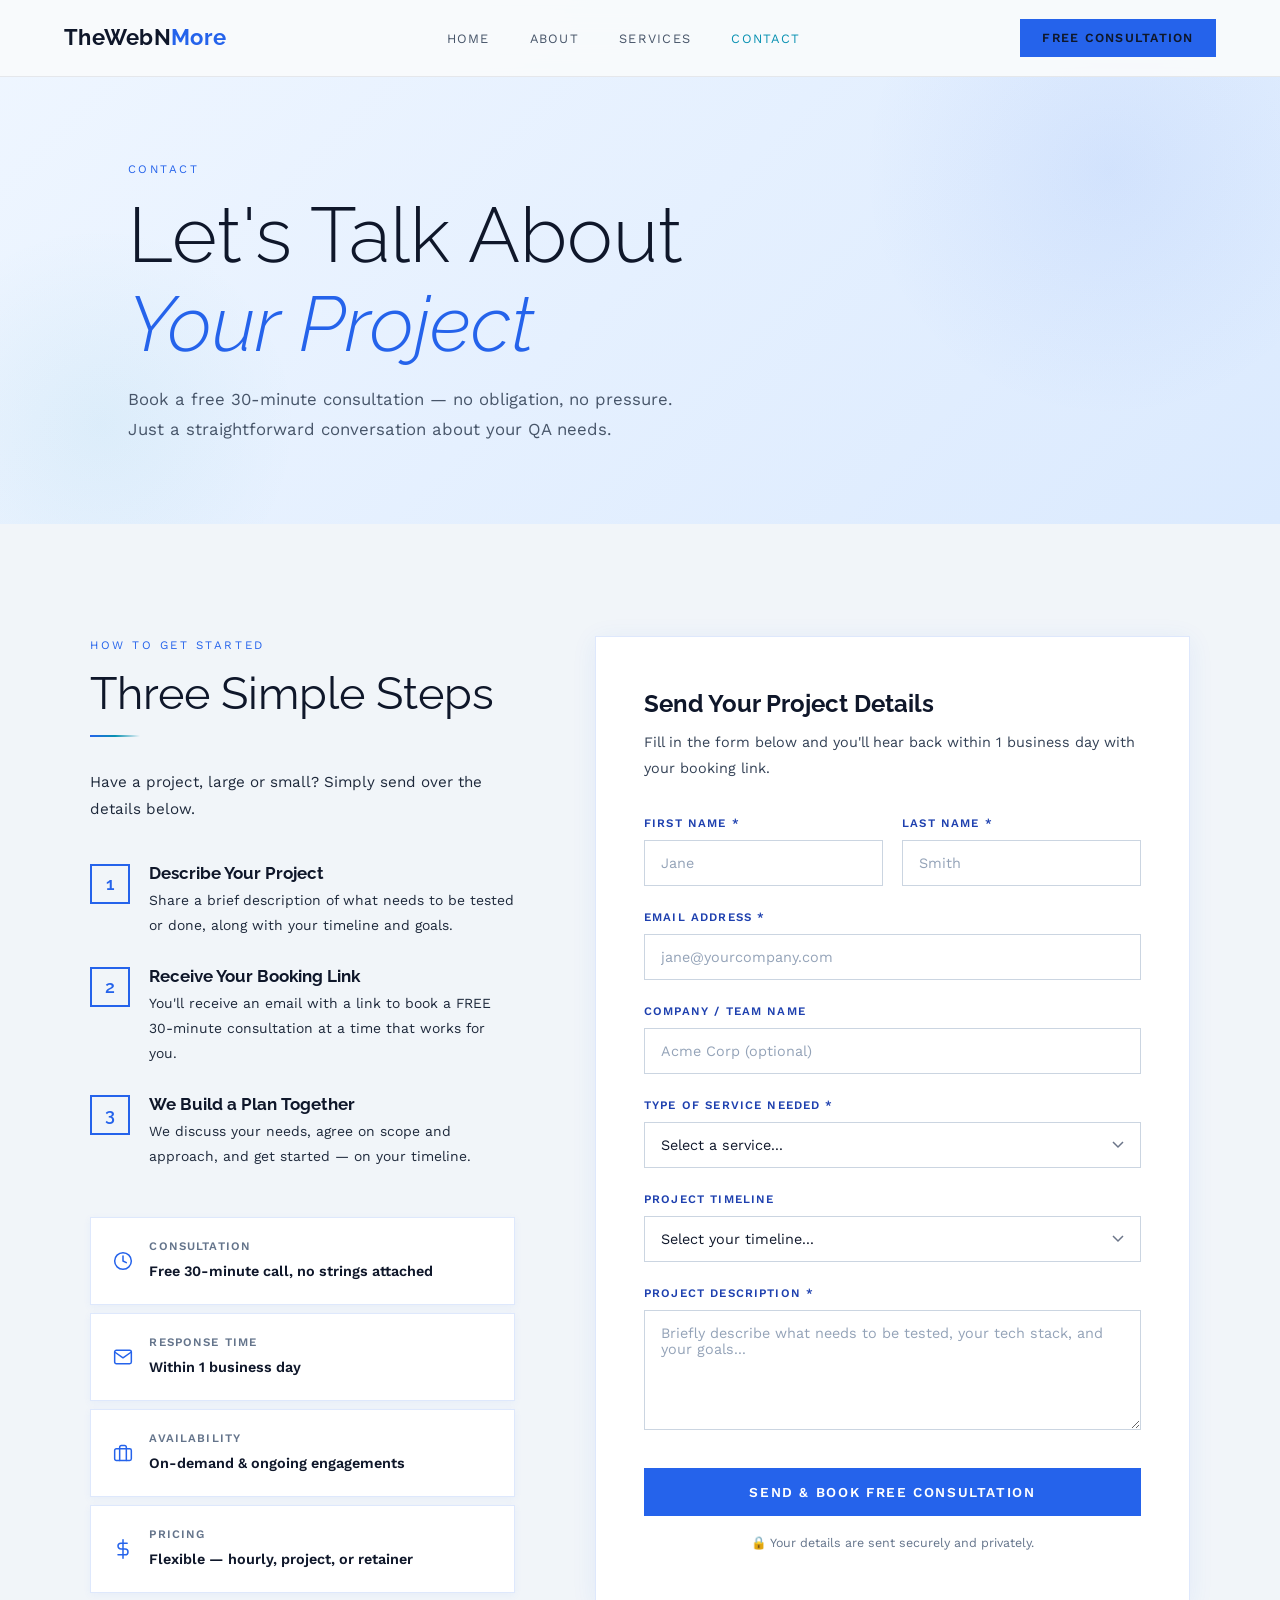
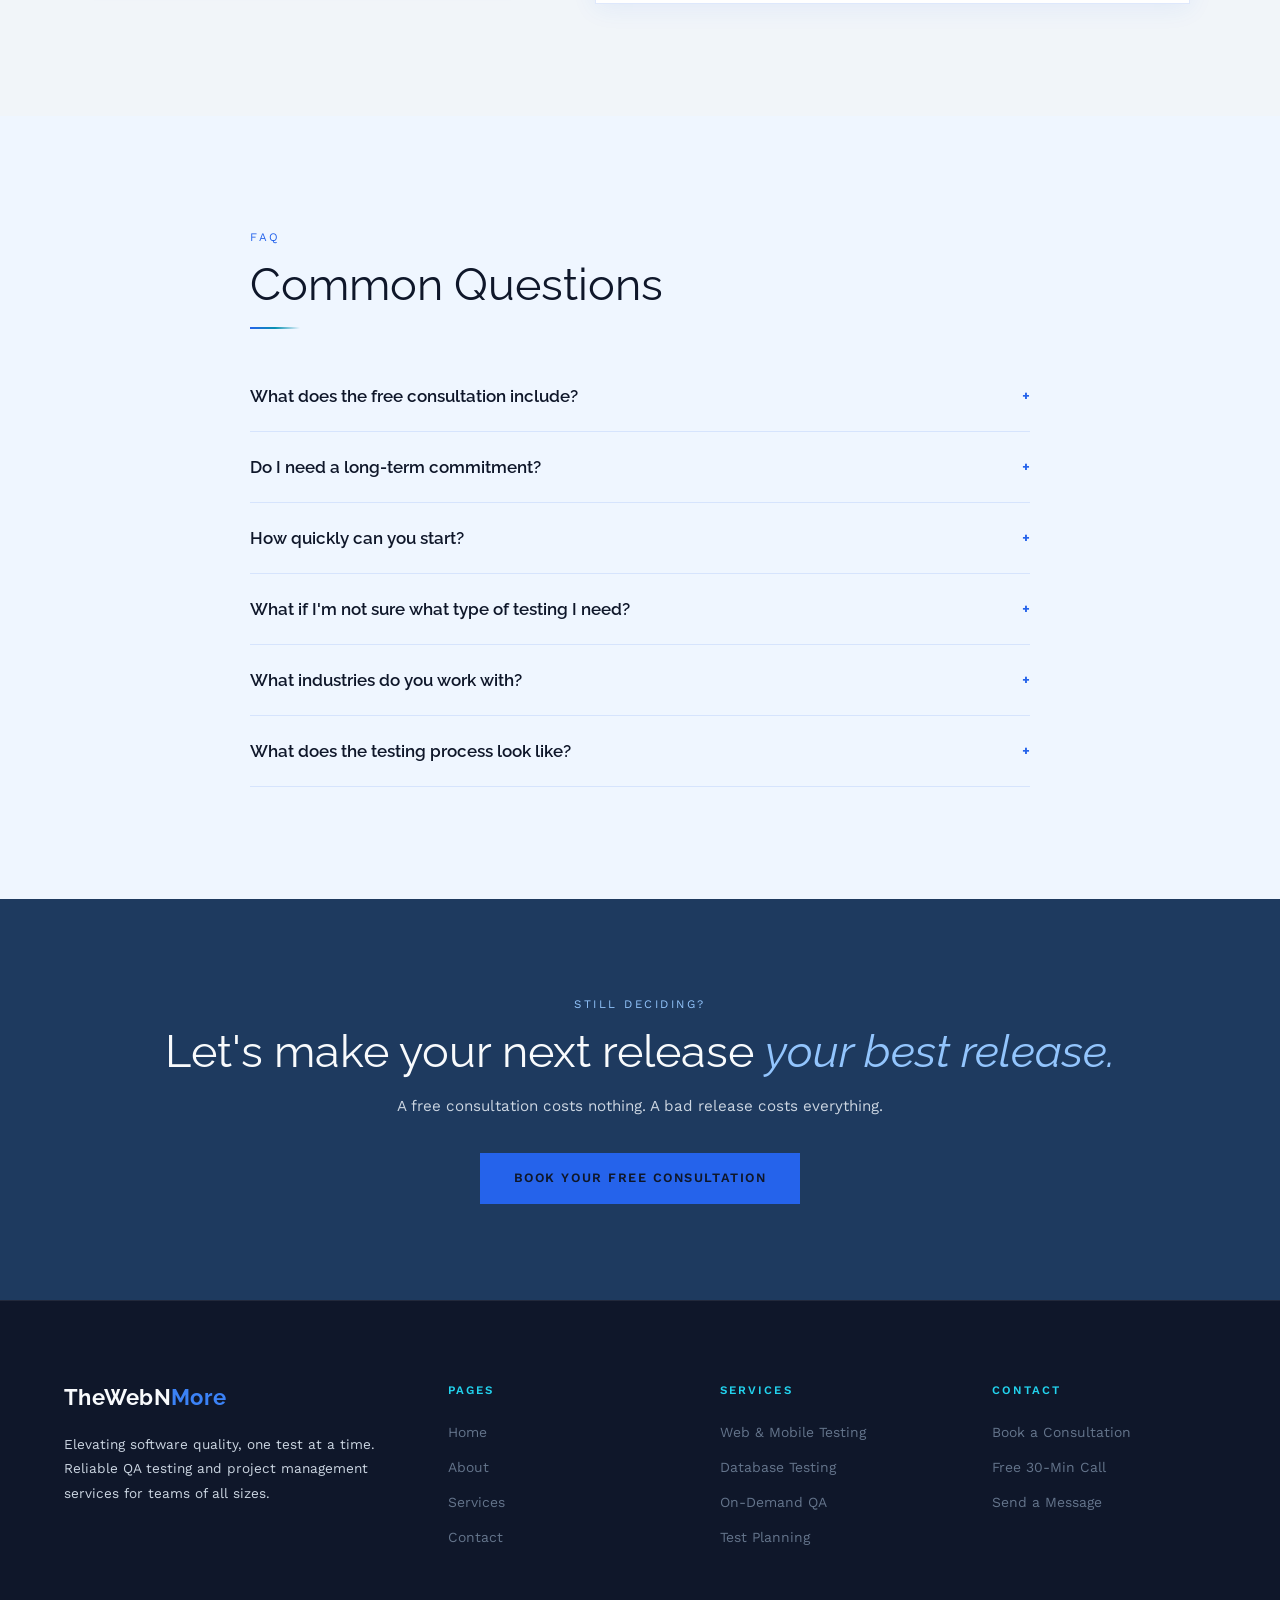
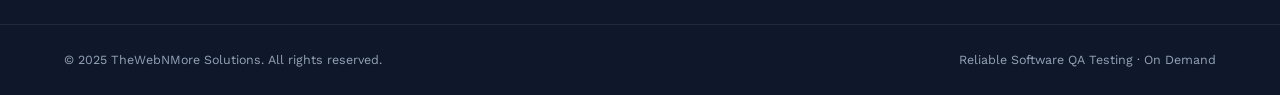
<file: contact.html>
<!DOCTYPE html>
<html lang="en">
<head>
  <meta charset="UTF-8"/>
  <meta http-equiv="Cache-Control" content="no-cache, no-store, must-revalidate"/>
  <meta http-equiv="Pragma" content="no-cache"/>
  <meta http-equiv="Expires" content="0"/>
  <meta name="viewport" content="width=device-width, initial-scale=1.0"/>
  <title>Contact | TheWebNMore Solutions</title>
  <meta name="description" content="Book a free 30-minute QA consultation. Share your project details and we'll be in touch."/>
  <link href="https://fonts.googleapis.com/css2?family=Raleway:ital,wght@0,300;0,400;0,600;0,700;1,300;1,400&family=Work+Sans:wght@300;400;500;600&display=swap" rel="stylesheet"/>
  <link rel="stylesheet" href="style.css?v=20250305"/>
  <!-- Google reCAPTCHA v2 -->
  <script src="https://www.google.com/recaptcha/api.js?onload=onRecaptchaLoad&render=explicit" async defer></script>
  <!-- Invisible reCAPTCHA: silent verification, no checkbox shown to user -->
  <style>

    /* ── CONTACT LAYOUT ── */
    #contact-main { background: #F1F5F9; padding: 7rem 5%; }
    .contact-grid {
      display: grid; grid-template-columns: 1fr 1.4fr;
      gap: 5rem; max-width: 1100px; margin: 0 auto;
    }

    /* ── INFO SIDE ── */
    .contact-info h2 { color: #0F172A; margin-bottom: 0.5rem; }
    .contact-info > p { margin-bottom: 2.5rem; color: #1E293B; font-size: 0.95rem; }

    .steps-list { list-style: none; margin-bottom: 3rem; }
    .step-item { display: flex; gap: 1.2rem; margin-bottom: 1.8rem; }
    .step-badge {
      width: 40px; height: 40px; flex-shrink: 0;
      border: 2px solid #2563EB;
      display: flex; align-items: center; justify-content: center;
      font-family: 'Raleway', sans-serif;
      font-size: 1.1rem; color: #2563EB; font-weight: 600;
    }
    .step-text h4 { font-family: 'Raleway', sans-serif; font-size: 1.05rem; color: #0F172A; margin-bottom: 0.3rem; font-weight: 700; }
    .step-text p { font-size: 0.87rem; color: #1E293B; margin: 0; }

    .info-cards { display: flex; flex-direction: column; gap: 8px; }
    .info-card {
      background: #FFFFFF;
      border: 1px solid rgba(37,99,235,0.15);
      padding: 1.2rem 1.4rem;
      display: flex; gap: 1rem; align-items: center;
      transition: border-color 0.3s;
      box-shadow: 0 2px 8px rgba(37,99,235,0.05);
    }
    .info-card:hover { border-color: #2563EB; }
    .info-card .i-icon { font-size: 1.3rem; flex-shrink: 0; }
    .info-card h5 { font-size: 0.72rem; letter-spacing: 0.1em; text-transform: uppercase; color: #64748B; margin-bottom: 0.2rem; font-weight: 600; }
    .info-card p { font-size: 0.9rem; color: #0F172A; margin: 0; font-weight: 600; }

    /* ── FORM SIDE ── */
    .contact-form-wrap {
      background: #FFFFFF;
      border: 1px solid rgba(37,99,235,0.15);
      padding: 3rem;
      box-shadow: 0 4px 24px rgba(37,99,235,0.08);
    }
    .form-title {
      font-family: 'Raleway', sans-serif;
      font-size: 1.5rem; color: #0F172A; margin-bottom: 0.4rem; font-weight: 700;
    }
    .form-subtitle { font-size: 0.9rem; color: #334155; margin-bottom: 2rem; }

    .form-row { display: grid; grid-template-columns: 1fr 1fr; gap: 1.2rem; }
    .form-group { margin-bottom: 1.4rem; }
    .form-group label {
      display: block; font-size: 0.72rem; letter-spacing: 0.1em;
      text-transform: uppercase; color: #1E40AF; margin-bottom: 0.5rem; font-weight: 600;
    }
    .form-group input,
    .form-group textarea,
    .form-group select {
      width: 100%; background: #FFFFFF;
      border: 1px solid #CBD5E1; color: #0F172A;
      padding: 0.85rem 1rem; font-size: 0.9rem;
      font-family: 'Work Sans', sans-serif;
      outline: none; transition: border-color 0.3s, box-shadow 0.3s;
      appearance: none;
    }
    .form-group input::placeholder,
    .form-group textarea::placeholder { color: #94A3B8; }
    .form-group input:focus,
    .form-group textarea:focus,
    .form-group select:focus {
      border-color: #2563EB;
      box-shadow: 0 0 0 3px rgba(37,99,235,0.12);
    }
    .form-group input.error,
    .form-group textarea.error,
    .form-group select.error { border-color: #EF4444; }
    .form-group textarea { resize: vertical; min-height: 120px; }
    .form-group select { background-image: url("data:image/svg+xml,%3Csvg xmlns='http://www.w3.org/2000/svg' width='12' height='8' viewBox='0 0 12 8'%3E%3Cpath d='M1 1l5 5 5-5' stroke='%236B7589' stroke-width='1.5' fill='none'/%3E%3C/svg%3E"); background-repeat: no-repeat; background-position: right 1rem center; padding-right: 2.5rem; }

    .btn-submit {
      width: 100%; background: #2563EB; color: #FFFFFF;
      border: none; padding: 1rem;
      font-size: 0.85rem; letter-spacing: 0.12em; text-transform: uppercase;
      font-family: 'Work Sans', sans-serif; font-weight: 600;
      cursor: pointer; transition: background 0.3s;
      margin-top: 0.5rem;
    }
    .btn-submit:hover { background: #1D4ED8; }
    .btn-submit:disabled { background: #93C5FD; cursor: not-allowed; }
    .form-note { font-size: 0.78rem; color: #64748B; text-align: center; margin-top: 1rem; }

    /* ── CAPTCHA POPUP ── */
    .captcha-overlay {
      display: none; position: fixed; inset: 0; z-index: 9999;
      background: rgba(15,23,42,0.6);
      backdrop-filter: blur(4px);
      align-items: center; justify-content: center;
    }
    .captcha-overlay.active { display: flex; }
    .captcha-box {
      background: #FFFFFF; border-radius: 16px;
      box-shadow: 0 24px 80px rgba(0,0,0,0.2);
      padding: 2.5rem 2rem 2rem;
      max-width: 440px; width: 92%;
      text-align: center;
      animation: popIn 0.25s ease;
    }
    @keyframes popIn {
      from { opacity: 0; transform: scale(0.94) translateY(16px); }
      to   { opacity: 1; transform: scale(1) translateY(0); }
    }
    .captcha-icon { font-size: 2rem; margin-bottom: 0.6rem; }
    .captcha-box h3 {
      font-family: 'Raleway', sans-serif; font-size: 1.3rem;
      color: #0F172A; margin-bottom: 0.4rem; font-weight: 700;
    }
    .captcha-box > p { font-size: 0.88rem; color: #475569; margin-bottom: 1.5rem; }

    .captcha-widget-wrap {
      display: flex; justify-content: center;
      margin-bottom: 1rem; min-height: 78px;
    }

    /* Spinner state */
    .captcha-sending {
      display: none; flex-direction: column;
      align-items: center; gap: 0.8rem; padding: 1rem 0;
    }
    .spinner {
      width: 38px; height: 38px;
      border: 3px solid #DBEAFE;
      border-top-color: #2563EB;
      border-radius: 50%;
      animation: spin 0.7s linear infinite;
    }
    @keyframes spin { to { transform: rotate(360deg); } }
    .captcha-sending p { font-size: 0.88rem; color: #475569; margin: 0; }

    /* Success state */
    .captcha-success {
      display: none; flex-direction: column;
      align-items: center; gap: 0.6rem; padding: 0.8rem 0;
    }
    .captcha-success .big-tick { font-size: 3rem; }
    .captcha-success h4 { font-family: 'Raleway', sans-serif; color: #0F172A; font-size: 1.1rem; margin: 0; }
    .captcha-success p { font-size: 0.85rem; color: #475569; margin: 0; }

    .captcha-cancel {
      background: none; border: none; font-size: 0.8rem;
      color: #94A3B8; cursor: pointer; margin-top: 1rem;
      font-family: 'Work Sans', sans-serif; transition: color 0.2s;
    }
    .captcha-cancel:hover { color: #475569; }

    /* ── FAQ ── */
    #faq { background: #EFF6FF; padding: 7rem 5%; }
    .faq-inner { max-width: 780px; margin: 0 auto; }
    .faq-item { border-bottom: 1px solid rgba(37,99,235,0.12); }
    .faq-q {
      width: 100%; background: none; border: none; cursor: pointer;
      display: flex; justify-content: space-between; align-items: center;
      padding: 1.5rem 0; text-align: left;
      font-family: 'Raleway', sans-serif; font-size: 1.05rem;
      color: #0F172A; transition: color 0.3s; font-weight: 600;
    }
    .faq-q:hover { color: #2563EB; }
    .faq-q .arrow { font-size: 1.2rem; transition: transform 0.3s; color: #2563EB; flex-shrink: 0; }
    .faq-q.open .arrow { transform: rotate(45deg); }
    .faq-a { max-height: 0; overflow: hidden; transition: max-height 0.4s ease; }
    .faq-a p { font-size: 0.9rem; color: #1E293B; padding: 0 0 1.5rem; }

    /* ── CTA BOTTOM ── */
    .contact-cta { background: #1E3A5F; padding: 6rem 5%; text-align: center; }
    .contact-cta .eyebrow { color: #93C5FD; }
    .contact-cta h2 { color: #F8FAFC !important; }
    .contact-cta h2 span { color: #93C5FD; font-style: italic; }
    .contact-cta p { color: #CBD5E1 !important; max-width: 500px; margin: 1rem auto 2rem; }

    @media (max-width: 900px) {
      .contact-grid { grid-template-columns: 1fr; gap: 3rem; }
      .form-row { grid-template-columns: 1fr; }
      .contact-form-wrap { padding: 2rem 1.5rem; }
    }
  </style>
</head>
<body>

<!-- NAV -->
<nav id="main-nav">
  <a href="index.html" class="nav-logo">TheWebN<span>More</span></a>
  <ul class="nav-links" id="nav-links">
    <li><a href="index.html">Home</a></li>
    <li><a href="about.html">About</a></li>
    <li><a href="services.html">Services</a></li>
    <li><a href="contact.html" class="active">Contact</a></li>
  </ul>
  <a href="contact.html" class="nav-cta">Free Consultation</a>
  <button class="nav-toggle" id="nav-toggle" aria-label="Toggle menu">
    <span></span><span></span><span></span>
  </button>
</nav>

<!-- PAGE HERO -->
<div class="page-hero">
  <div class="page-hero-content container">
    <span class="eyebrow">Contact</span>
    <h1>Let's Talk About<br><em>Your Project</em></h1>
    <p>Book a free 30-minute consultation — no obligation, no pressure. Just a straightforward conversation about your QA needs.</p>
  </div>
</div>

<!-- MAIN CONTACT -->
<section id="contact-main">
  <div class="contact-grid">

    <!-- INFO -->
    <div class="contact-info">
      <span class="eyebrow">How to Get Started</span>
      <h2>Three Simple Steps</h2>
      <div class="divider"></div>
      <p>Have a project, large or small? Simply send over the details below.</p>

      <ul class="steps-list">
        <li class="step-item">
          <div class="step-badge">1</div>
          <div class="step-text">
            <h4>Describe Your Project</h4>
            <p>Share a brief description of what needs to be tested or done, along with your timeline and goals.</p>
          </div>
        </li>
        <li class="step-item">
          <div class="step-badge">2</div>
          <div class="step-text">
            <h4>Receive Your Booking Link</h4>
            <p>You'll receive an email with a link to book a FREE 30-minute consultation at a time that works for you.</p>
          </div>
        </li>
        <li class="step-item">
          <div class="step-badge">3</div>
          <div class="step-text">
            <h4>We Build a Plan Together</h4>
            <p>We discuss your needs, agree on scope and approach, and get started — on your timeline.</p>
          </div>
        </li>
      </ul>

      <div class="info-cards">
        <div class="info-card">
          <svg xmlns="http://www.w3.org/2000/svg" width="20" height="20" viewBox="0 0 24 24" fill="none" stroke="#2563EB" stroke-width="1.8" stroke-linecap="round" stroke-linejoin="round"><circle cx="12" cy="12" r="10"/><polyline points="12 6 12 12 16 14"/></svg>
          <div><h5>Consultation</h5><p>Free 30-minute call, no strings attached</p></div>
        </div>
        <div class="info-card">
          <svg xmlns="http://www.w3.org/2000/svg" width="20" height="20" viewBox="0 0 24 24" fill="none" stroke="#2563EB" stroke-width="1.8" stroke-linecap="round" stroke-linejoin="round"><path d="M4 4h16c1.1 0 2 .9 2 2v12c0 1.1-.9 2-2 2H4c-1.1 0-2-.9-2-2V6c0-1.1.9-2 2-2z"/><polyline points="22,6 12,13 2,6"/></svg>
          <div><h5>Response Time</h5><p>Within 1 business day</p></div>
        </div>
        <div class="info-card">
          <svg xmlns="http://www.w3.org/2000/svg" width="20" height="20" viewBox="0 0 24 24" fill="none" stroke="#2563EB" stroke-width="1.8" stroke-linecap="round" stroke-linejoin="round"><rect x="2" y="7" width="20" height="14" rx="2" ry="2"/><path d="M16 21V5a2 2 0 0 0-2-2h-4a2 2 0 0 0-2 2v16"/></svg>
          <div><h5>Availability</h5><p>On-demand &amp; ongoing engagements</p></div>
        </div>
        <div class="info-card">
          <svg xmlns="http://www.w3.org/2000/svg" width="20" height="20" viewBox="0 0 24 24" fill="none" stroke="#2563EB" stroke-width="1.8" stroke-linecap="round" stroke-linejoin="round"><line x1="12" y1="1" x2="12" y2="23"/><path d="M17 5H9.5a3.5 3.5 0 0 0 0 7h5a3.5 3.5 0 0 1 0 7H6"/></svg>
          <div><h5>Pricing</h5><p>Flexible — hourly, project, or retainer</p></div>
        </div>
      </div>
    </div>

    <!-- FORM -->
    <div class="contact-form-wrap">
      <div class="form-title">Send Your Project Details</div>
      <p class="form-subtitle">Fill in the form below and you'll hear back within 1 business day with your booking link.</p>

      <form id="contact-form" onsubmit="handleSubmit(event)">
        <input type="hidden" name="_subject" value="New Consultation Request — TheWebNMore Solutions"/>
        <input type="text" name="_gotcha" style="display:none" tabindex="-1" autocomplete="off"/>

        <div class="form-row">
          <div class="form-group">
            <label>First Name *</label>
            <input type="text" name="first_name" id="fname" placeholder="Jane" required/>
          </div>
          <div class="form-group">
            <label>Last Name *</label>
            <input type="text" name="last_name" id="lname" placeholder="Smith" required/>
          </div>
        </div>

        <div class="form-group">
          <label>Email Address *</label>
          <input type="email" name="email" id="email" placeholder="jane@yourcompany.com" required/>
        </div>

        <div class="form-group">
          <label>Company / Team Name</label>
          <input type="text" name="company" placeholder="Acme Corp (optional)"/>
        </div>

        <div class="form-group">
          <label>Type of Service Needed *</label>
          <select name="service" id="service" required>
            <option value="">Select a service...</option>
            <option>Web Testing</option>
            <option>Mobile Testing</option>
            <option>Database Testing</option>
            <option>Test Plan / Strategy</option>
            <option>Regression Testing</option>
            <option>On-Demand QA Support</option>
            <option>Project Management</option>
            <option>Not sure — let's discuss</option>
          </select>
        </div>

        <div class="form-group">
          <label>Project Timeline</label>
          <select name="timeline">
            <option value="">Select your timeline...</option>
            <option>ASAP / Urgent</option>
            <option>Within 1–2 weeks</option>
            <option>Within a month</option>
            <option>Flexible / Ongoing</option>
          </select>
        </div>

        <div class="form-group">
          <label>Project Description *</label>
          <textarea name="description" id="description" placeholder="Briefly describe what needs to be tested, your tech stack, and your goals..." required></textarea>
        </div>

        <button type="submit" class="btn-submit" id="submit-btn">Send &amp; Book Free Consultation</button>
        <div id="recaptcha-widget"></div>
        <p class="form-note">🔒 Your details are sent securely and privately.</p>
      </form>
    </div>

  </div>
</section>

<!-- FAQ -->
<section id="faq">
  <div class="faq-inner">
    <span class="eyebrow">FAQ</span>
    <h2 style="color:#0F172A;">Common Questions</h2>
    <div class="divider"></div>

    <div class="faq-item">
      <button class="faq-q" onclick="toggleFaq(this)">What does the free consultation include?<span class="arrow">+</span></button>
      <div class="faq-a"><p>The free 30-minute consultation is a no-obligation conversation about your project. We'll discuss your application, your goals, your current QA process (if any), and how I can help. You'll leave with a clear picture of next steps — no pressure to commit.</p></div>
    </div>
    <div class="faq-item">
      <button class="faq-q" onclick="toggleFaq(this)">Do I need a long-term commitment?<span class="arrow">+</span></button>
      <div class="faq-a"><p>Not at all. I offer flexible engagement models — hourly, project-based, or ongoing retainer. You can hire me for a single sprint, a specific release, or ongoing monthly support. Whatever works best for your team and budget.</p></div>
    </div>
    <div class="faq-item">
      <button class="faq-q" onclick="toggleFaq(this)">How quickly can you start?<span class="arrow">+</span></button>
      <div class="faq-a"><p>For on-demand or urgent requests, I can often start very quickly — sometimes within the same week. Reach out and describe your timeline and I'll let you know my current availability.</p></div>
    </div>
    <div class="faq-item">
      <button class="faq-q" onclick="toggleFaq(this)">What if I'm not sure what type of testing I need?<span class="arrow">+</span></button>
      <div class="faq-a"><p>That's completely fine — that's exactly what the consultation is for. Describe your project and goals in the form, and we'll figure out the right approach together during our call.</p></div>
    </div>
    <div class="faq-item">
      <button class="faq-q" onclick="toggleFaq(this)">What industries do you work with?<span class="arrow">+</span></button>
      <div class="faq-a"><p>I have experience across healthcare, education, biotechnology, transportation, e-Commerce, and gaming — as well as general SaaS and web applications. If you're unsure whether your industry fits, just reach out and ask.</p></div>
    </div>
    <div class="faq-item">
      <button class="faq-q" onclick="toggleFaq(this)">What does the testing process look like?<span class="arrow">+</span></button>
      <div class="faq-a"><p>After our consultation, I'll develop a test plan tailored to your project. I then execute testing and deliver clear, documented results — including bug reports with reproducible steps, severity ratings, and test metrics. You'll always know exactly what was tested and what was found.</p></div>
    </div>
  </div>
</section>

<!-- CTA BOTTOM -->
<div class="contact-cta">
  <span class="eyebrow">Still Deciding?</span>
  <h2>Let's make your next release <span>your best release.</span></h2>
  <p>A free consultation costs nothing. A bad release costs everything.</p>
  <a href="#contact-main" class="btn btn-gold">Book Your Free Consultation</a>
</div>

<!-- FOOTER -->
<footer>
  <div class="footer-top">
    <div class="footer-brand">
      <div class="nav-logo">TheWebN<span>More</span></div>
      <p style="color:#CBD5E1;">Elevating software quality, one test at a time. Reliable QA testing and project management services for teams of all sizes.</p>
    </div>
    <div class="footer-col">
      <h5>Pages</h5>
      <ul>
        <li><a href="index.html">Home</a></li>
        <li><a href="about.html">About</a></li>
        <li><a href="services.html">Services</a></li>
        <li><a href="contact.html">Contact</a></li>
      </ul>
    </div>
    <div class="footer-col">
      <h5>Services</h5>
      <ul>
        <li><a href="services.html">Web &amp; Mobile Testing</a></li>
        <li><a href="services.html">Database Testing</a></li>
        <li><a href="services.html">On-Demand QA</a></li>
        <li><a href="services.html">Test Planning</a></li>
      </ul>
    </div>
    <div class="footer-col">
      <h5>Contact</h5>
      <ul>
        <li><a href="contact.html">Book a Consultation</a></li>
        <li><a href="contact.html">Free 30-Min Call</a></li>
        <li><a href="contact.html">Send a Message</a></li>
      </ul>
    </div>
  </div>
  <div class="footer-bottom">
    <p style="color:#94A3B8;">© 2025 TheWebNMore Solutions. All rights reserved.</p>
    <p style="color:#94A3B8;">Reliable Software QA Testing · On Demand</p>
  </div>
</footer>

<!-- ══ CAPTCHA POPUP ══ -->
<div class="captcha-overlay" id="captcha-overlay">
  <div class="captcha-box" id="captcha-box">

    <!-- Step 1: reCAPTCHA widget -->
    <div id="state-captcha">
      <div class="captcha-icon">🔒</div>
      <h3>Security Check</h3>
      <p>Please confirm you're human before we send your message.</p>
      <!--

      -->
      <button class="captcha-cancel" id="captcha-cancel-btn" onclick="closeCaptcha()">Cancel — go back to form</button>
    </div>

    <!-- Step 2: Sending spinner -->
    <div class="captcha-sending" id="state-sending">
      <div class="spinner"></div>
      <p>Sending your message securely…</p>
    </div>

    <!-- Step 3: Success -->
    <div class="captcha-success" id="state-success">
      <div class="big-tick">✅</div>
      <h4>Message Sent!</h4>
      <p>You'll hear back within 1 business day.<br>Resetting the form now…</p>
    </div>

  </div>
</div>

<script>
  // ── NAV ──
  window.addEventListener('scroll', () => {
    document.getElementById('main-nav').classList.toggle('scrolled', window.scrollY > 30);
  });
  document.getElementById('nav-toggle').addEventListener('click', () => {
    document.getElementById('nav-links').classList.toggle('open');
  });

  // ── SCROLL ANIMATIONS ──
  document.querySelectorAll('.fade-up').forEach(el => el.classList.add('animate'));
  const obs = new IntersectionObserver(entries => {
    entries.forEach(e => { if (e.isIntersecting) e.target.classList.add('visible'); });
  }, { threshold: 0.08 });
  document.querySelectorAll('.fade-up').forEach(el => obs.observe(el));

  // ── FAQ ──
  function toggleFaq(btn) {
    const answer = btn.nextElementSibling;
    const isOpen = btn.classList.contains('open');
    document.querySelectorAll('.faq-q.open').forEach(b => {
      b.classList.remove('open');
      b.nextElementSibling.style.maxHeight = null;
    });
    if (!isOpen) {
      btn.classList.add('open');
      answer.style.maxHeight = answer.scrollHeight + 'px';
    }
  }

  // ── FORM & CAPTCHA FLOW ──
  let pendingFormData = null;
  let recaptchaWidgetId = null;

  // Called by reCAPTCHA API once fully loaded (via ?onload=onRecaptchaLoad&render=explicit)
  function onRecaptchaLoad() {
    recaptchaWidgetId = grecaptcha.render('recaptcha-widget', {
      sitekey: '6LdV9X8sAAAAAGXDPbquKTH_2B1Sq5Mtvo7tYAkD',
      size: 'invisible',
      callback: onCaptchaPassed,
      'expired-callback': function() {
        grecaptcha.reset(recaptchaWidgetId);
      }
    });
  }

  function handleSubmit(e) {
    e.preventDefault();

    // Validate required fields
    const fields = ['fname','lname','email','service','description'];
    let valid = true;
    fields.forEach(id => {
      const el = document.getElementById(id);
      if (!el.value.trim()) {
        el.classList.add('error');
        valid = false;
      } else {
        el.classList.remove('error');
      }
    });
    if (!valid) {
      document.querySelector('.error').scrollIntoView({ behavior: 'smooth', block: 'center' });
      return;
    }

    // Store form data and show verifying popup
    pendingFormData = new FormData(document.getElementById('contact-form'));
    showState('captcha');
    document.getElementById('captcha-overlay').classList.add('active');

    // Execute invisible reCAPTCHA — onCaptchaPassed fires automatically on success
    if (recaptchaWidgetId !== null) {
      grecaptcha.execute(recaptchaWidgetId);
    } else {
      onCaptchaPassed('');
    }
  }

  function showState(state) {
    document.getElementById('state-captcha').style.display  = state === 'captcha' ? 'block' : 'none';
    document.getElementById('state-sending').style.display  = state === 'sending' ? 'flex'  : 'none';
    document.getElementById('state-success').style.display  = state === 'success' ? 'flex'  : 'none';
    document.getElementById('captcha-cancel-btn').style.display = state === 'captcha' ? 'inline-block' : 'none';
  }

  function closeCaptcha() {
    document.getElementById('captcha-overlay').classList.remove('active');
    if (recaptchaWidgetId !== null) {
      try { grecaptcha.reset(recaptchaWidgetId); } catch(err) {}
    }
    pendingFormData = null;
    showState('captcha');
  }

  async function onCaptchaPassed(token) {
    showState('sending');
    if (token) pendingFormData.append('g-recaptcha-response', token);

    try {
      const res = await fetch('https://formspree.io/f/xqeyzzzr', {
        method: 'POST',
        body: pendingFormData,
        headers: { 'Accept': 'application/json' }
      });

      if (res.ok) {
        showState('success');
        setTimeout(() => {
          document.getElementById('captcha-overlay').classList.remove('active');
          document.getElementById('contact-form').reset();
          showState('captcha');
          if (recaptchaWidgetId !== null) {
            try { grecaptcha.reset(recaptchaWidgetId); } catch(err) {}
          }
          document.getElementById('contact-main').scrollIntoView({ behavior: 'smooth' });
        }, 2500);
      } else {
        const data = await res.json().catch(() => ({}));
        const reason = (data.errors && data.errors.map(e => e.message).join(', ')) || data.error || 'Unknown error';
        closeCaptcha();
        alert('Submission failed (' + res.status + '): ' + reason);
      }
    } catch (err) {
      closeCaptcha();
      alert('Network error. Please check your connection and try again.');
    }
  }

  // Close popup by clicking the dark backdrop
  document.getElementById('captcha-overlay').addEventListener('click', function(e) {
    if (e.target === this) closeCaptcha();
  });
</script>
</body>
</html>
</file>
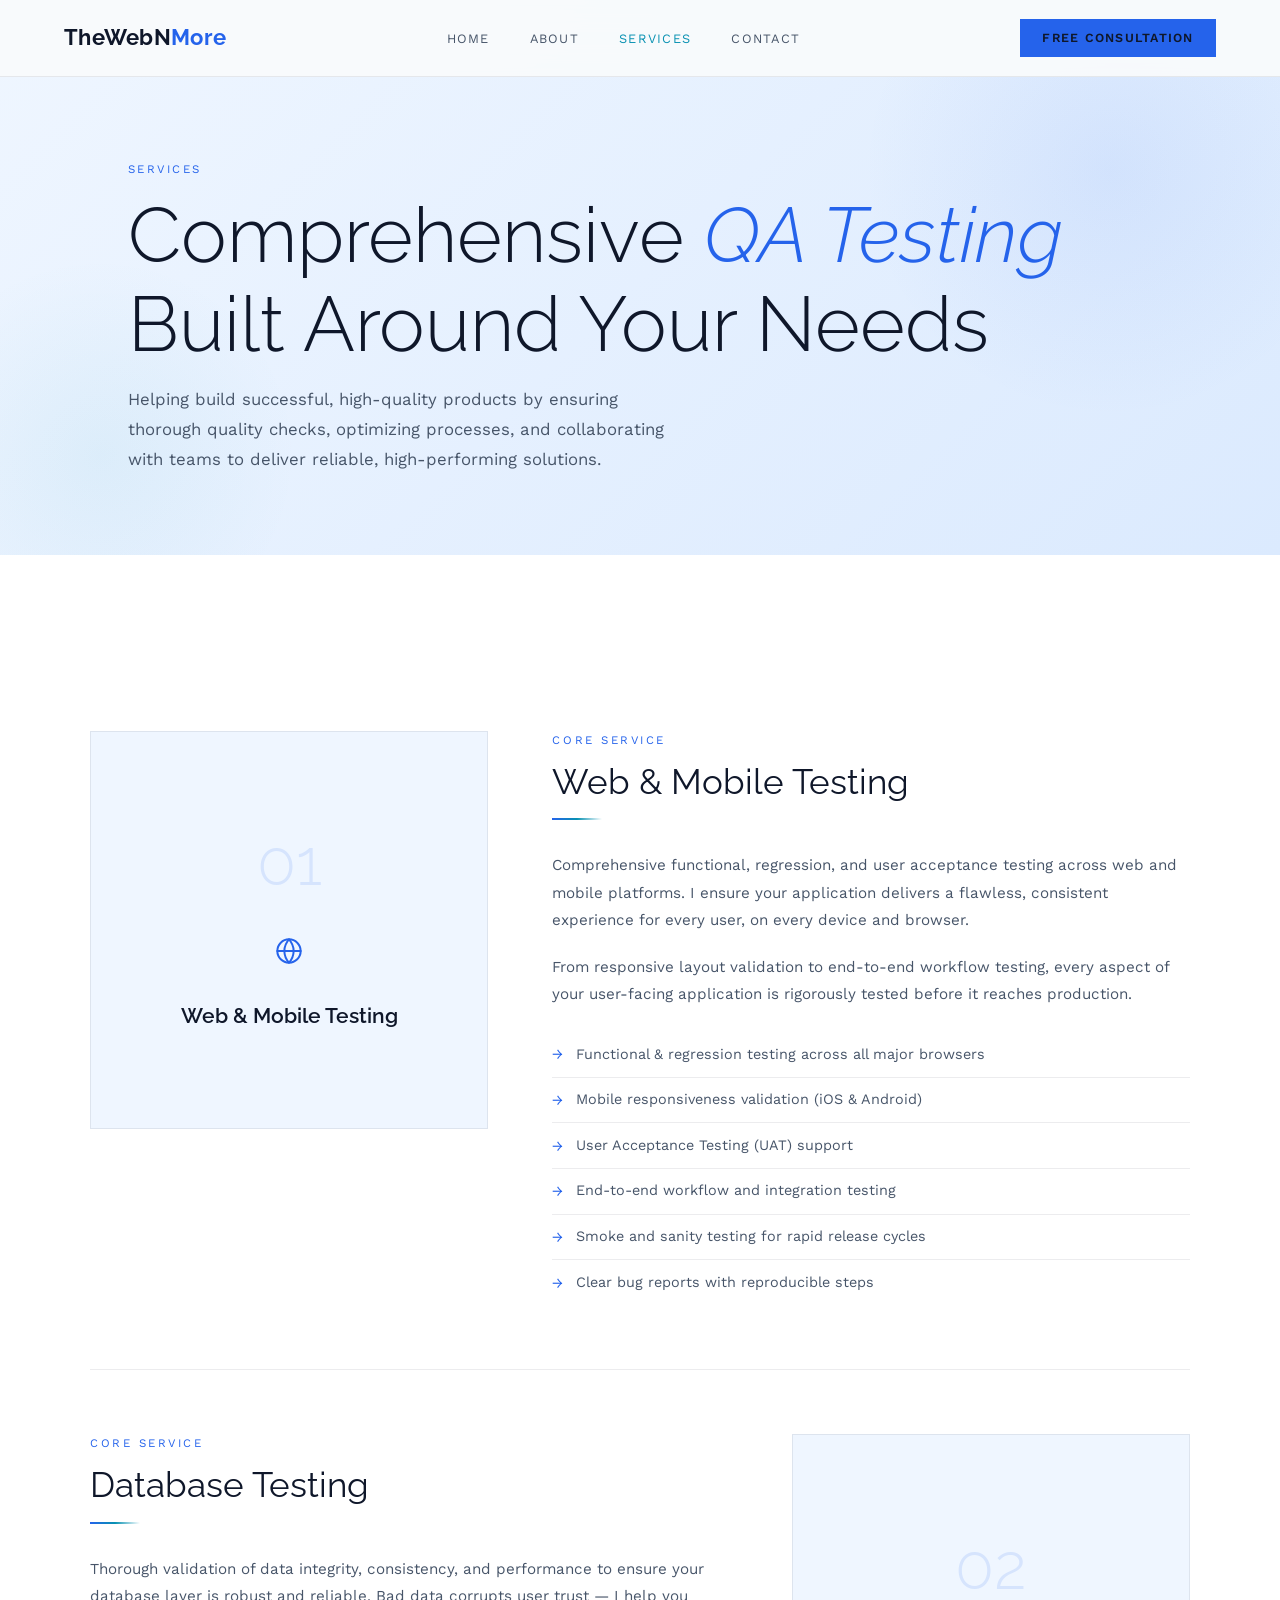
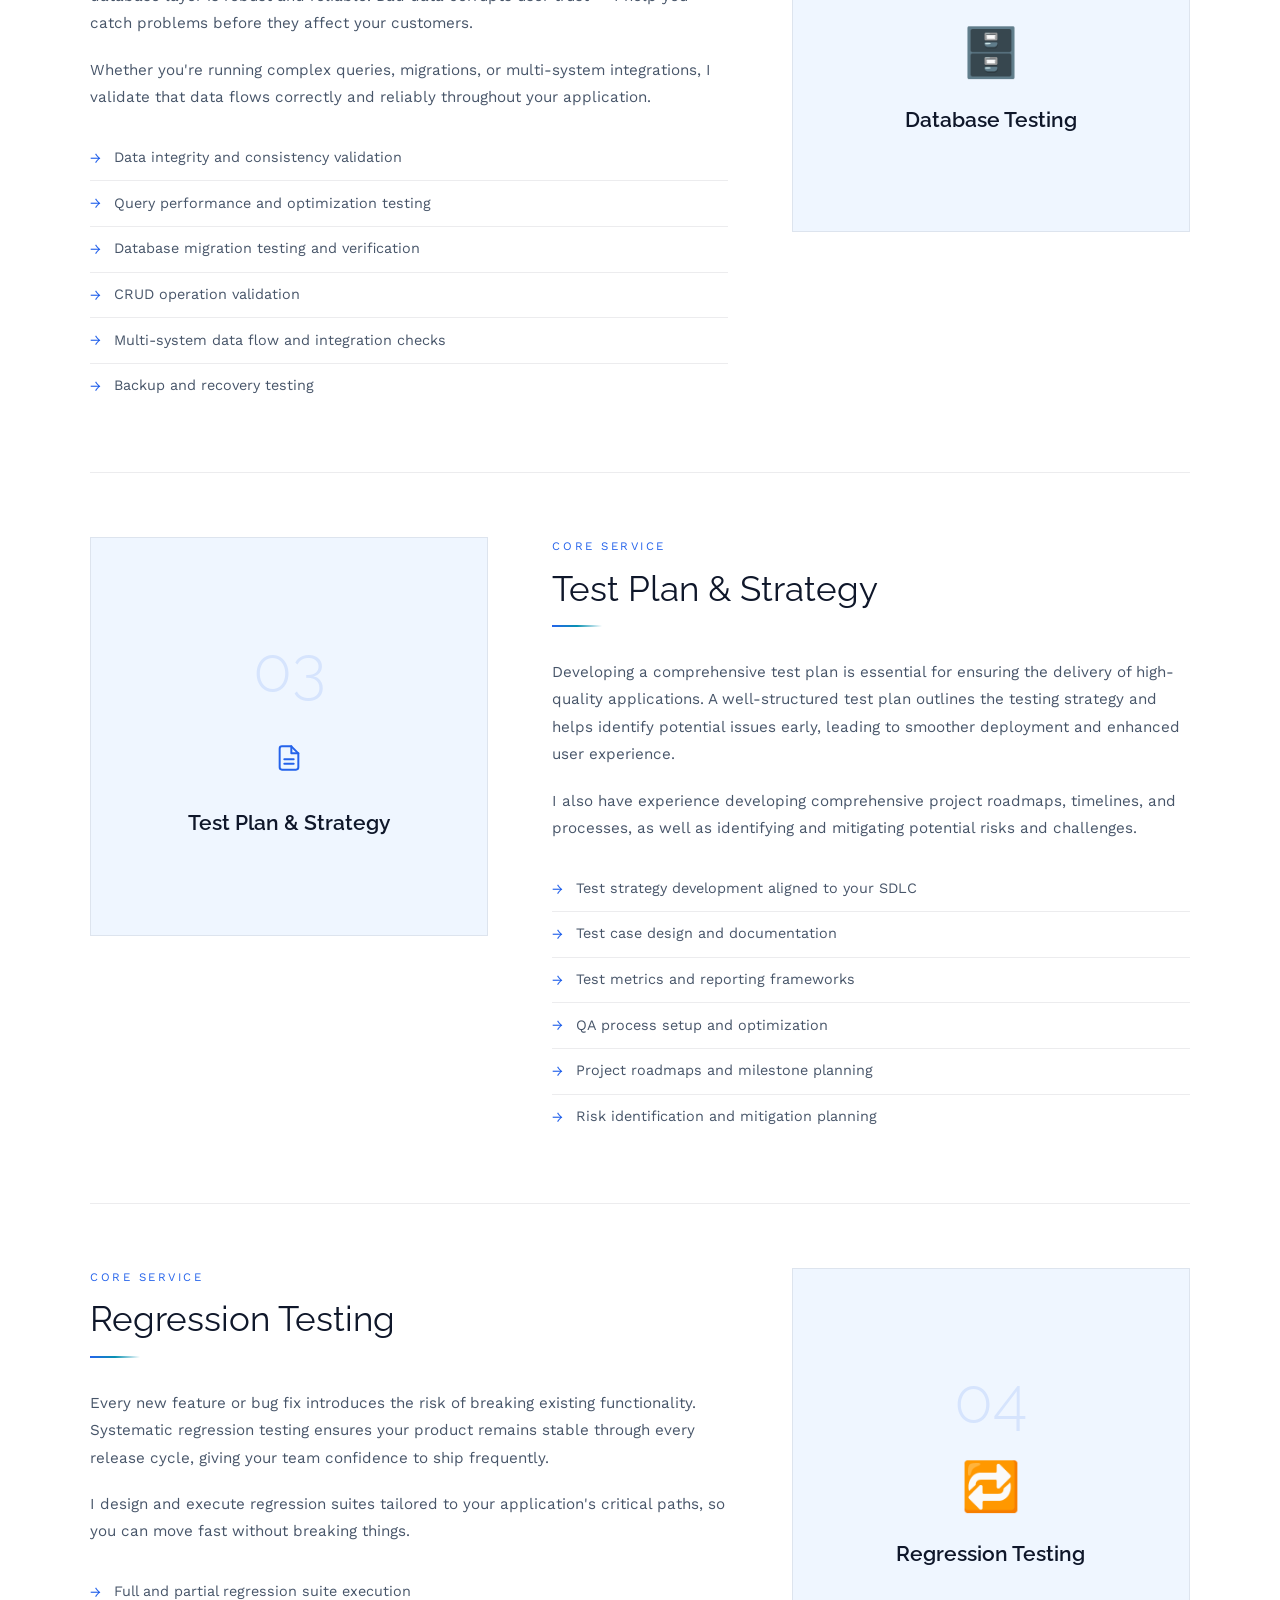
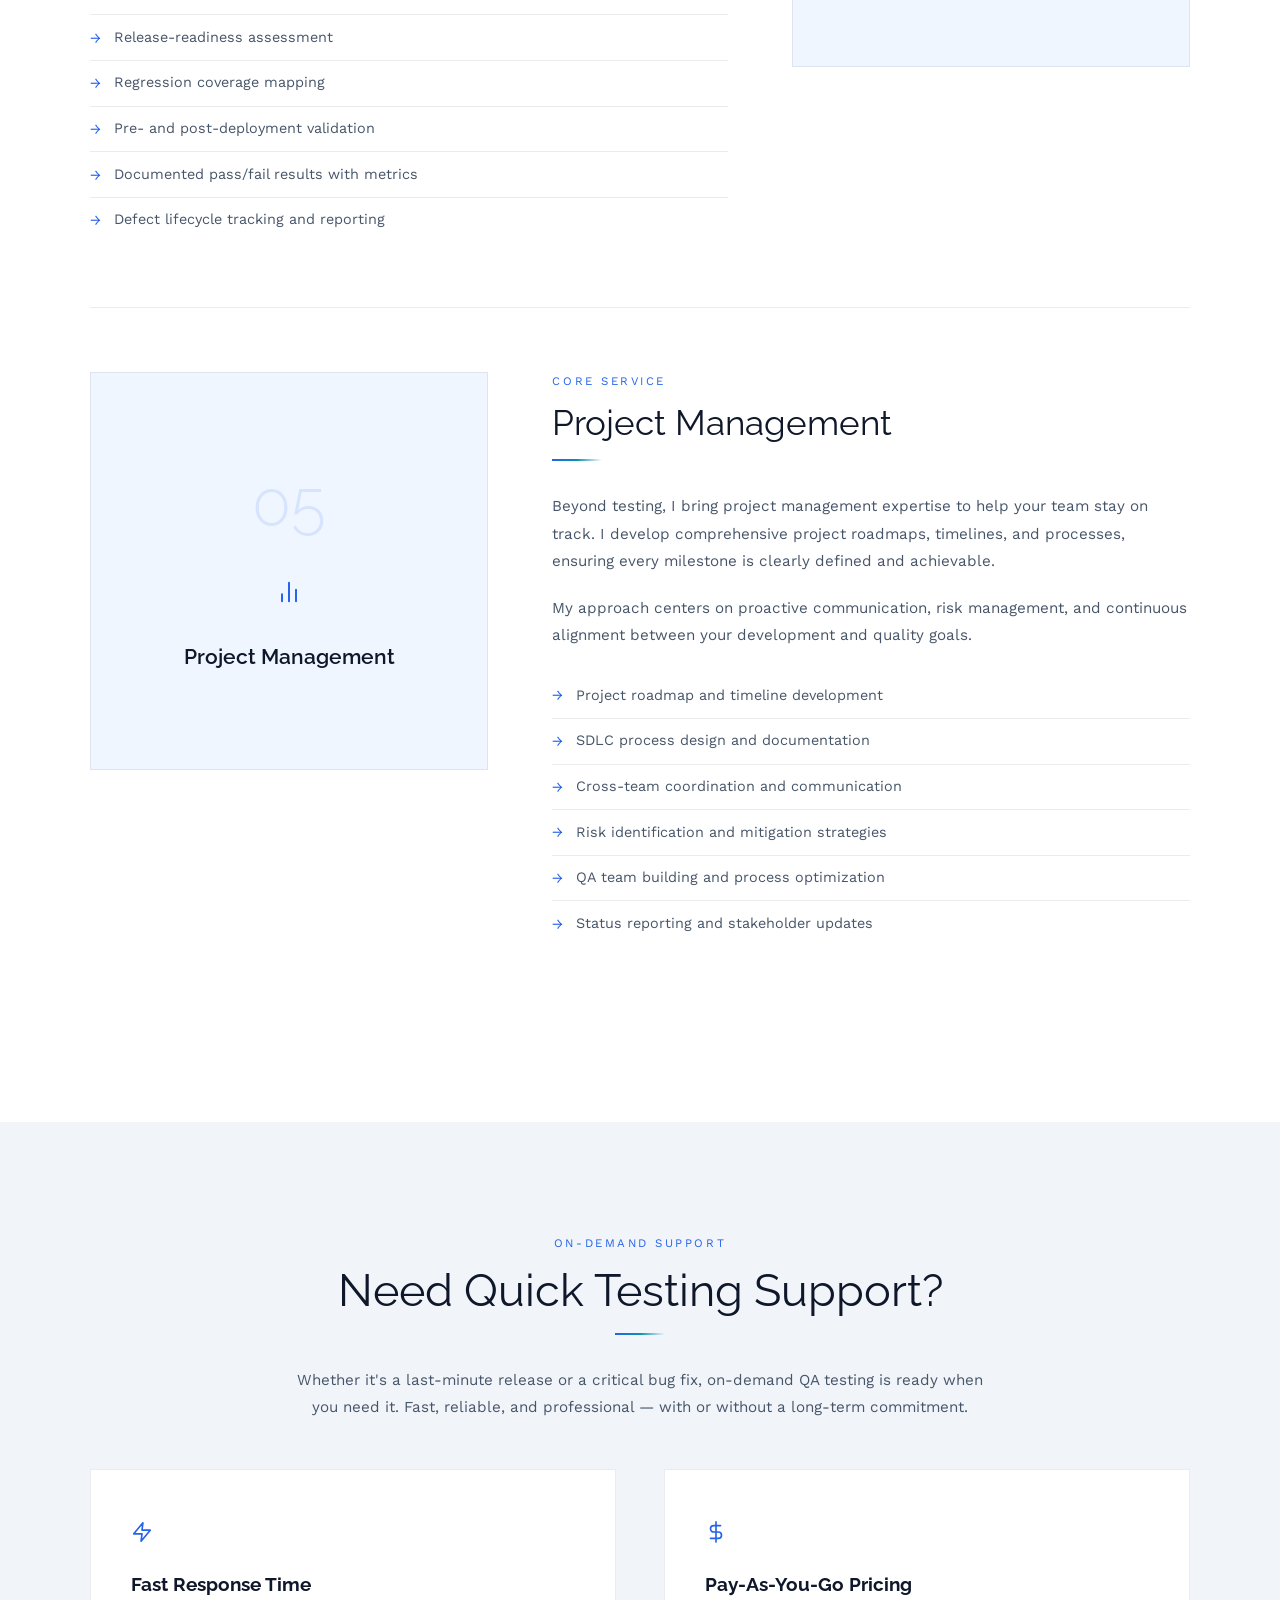
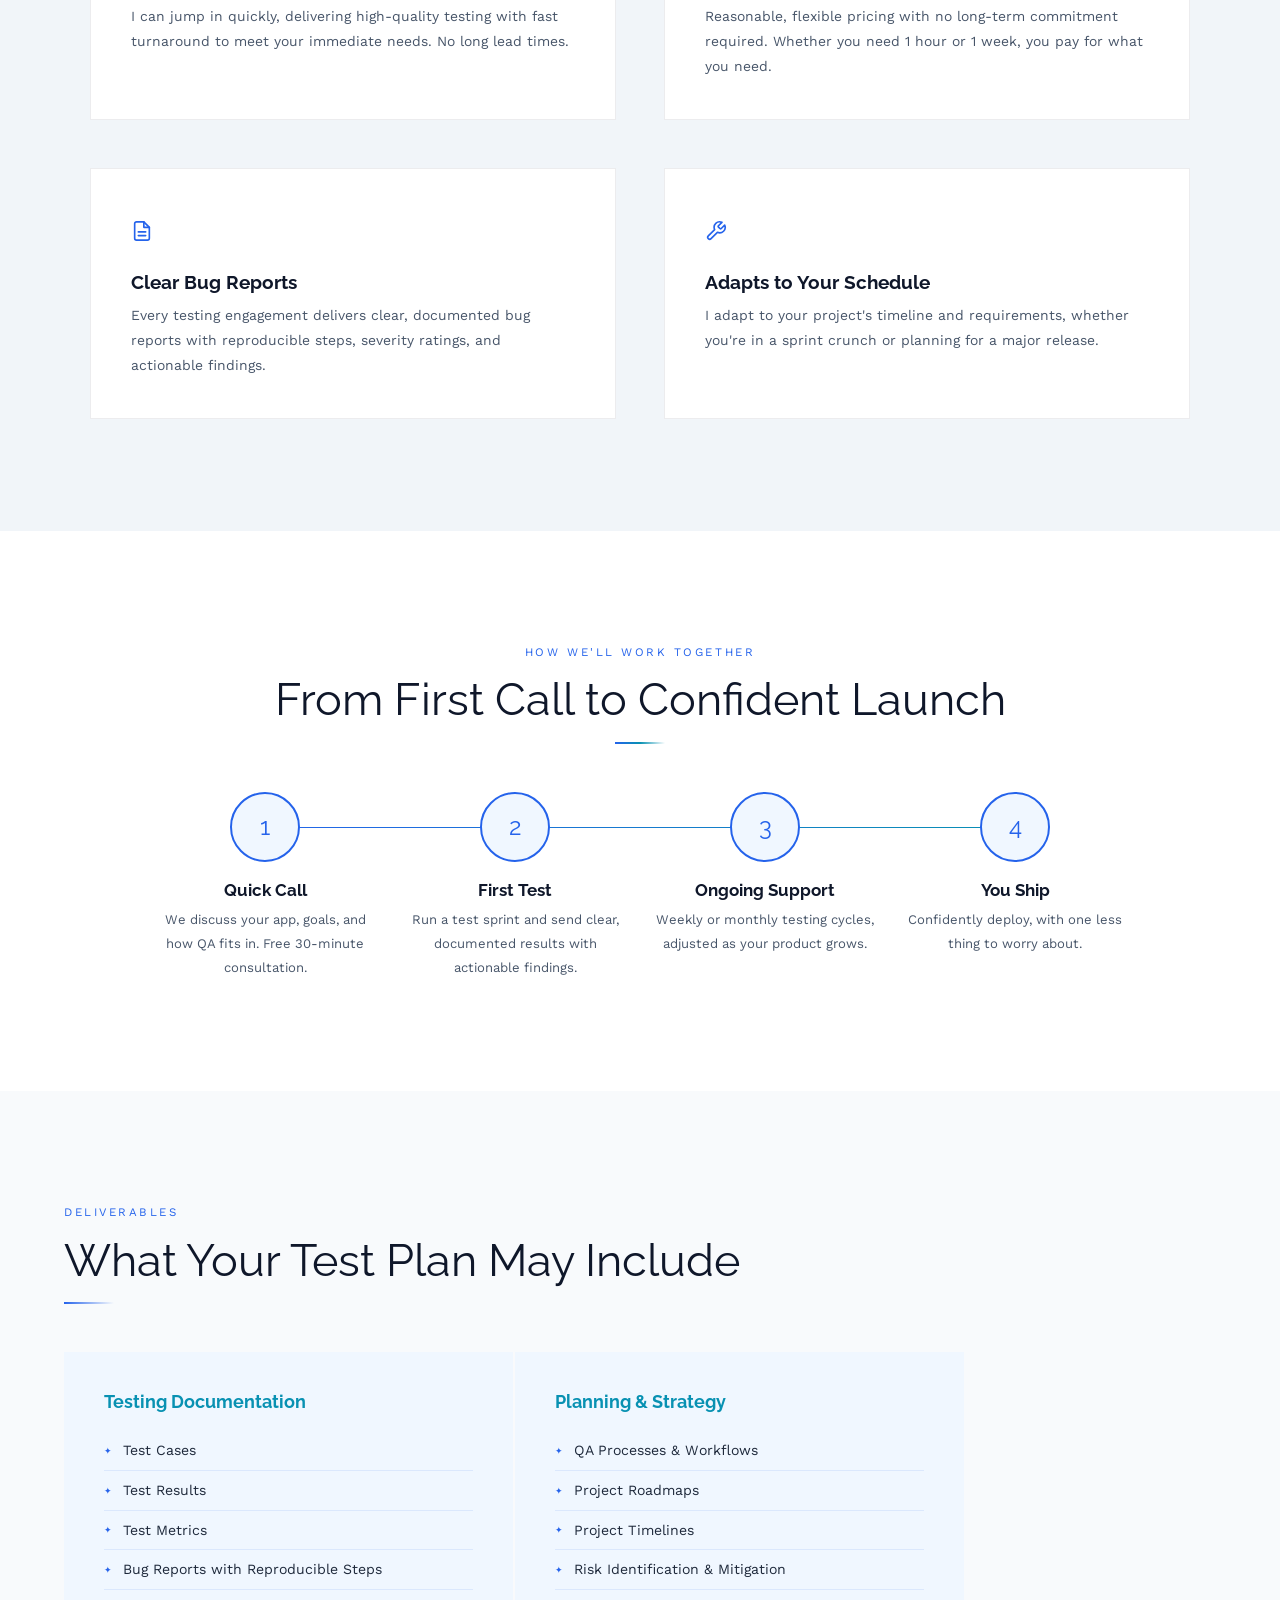
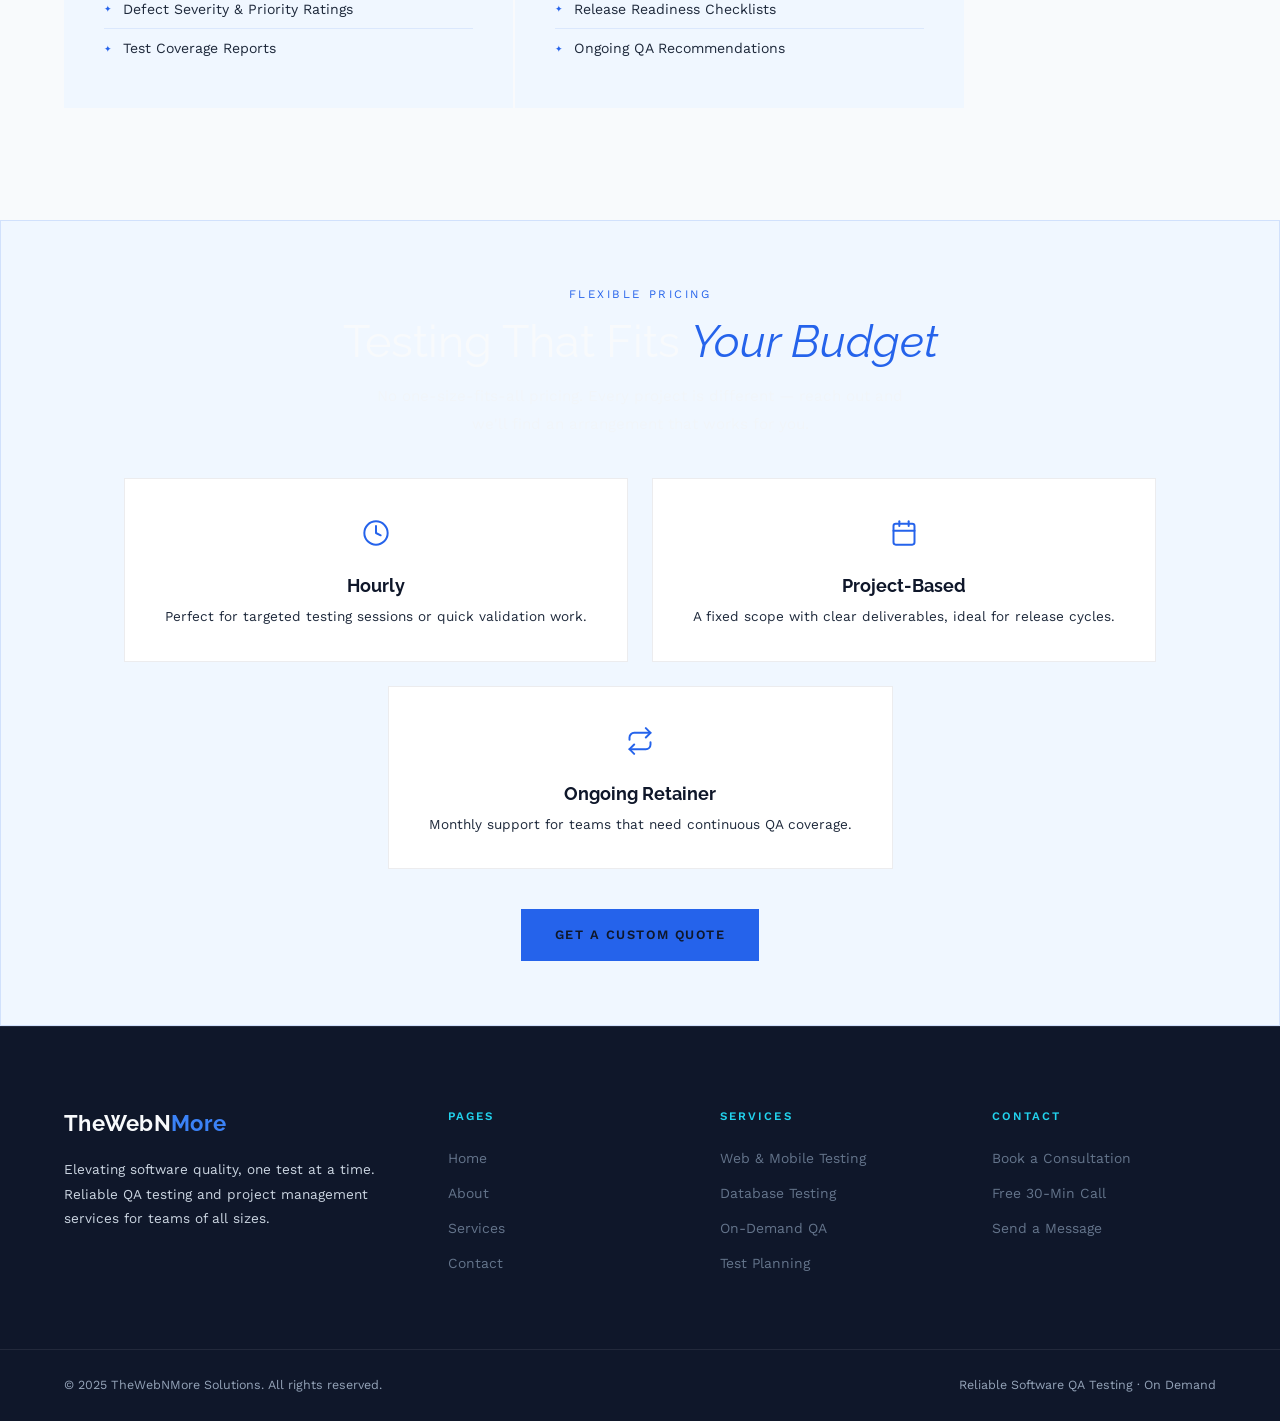
<file: services.html>
<!DOCTYPE html>
<html lang="en">
<head>
  <meta charset="UTF-8"/>
  <meta http-equiv="Cache-Control" content="no-cache, no-store, must-revalidate"/>
  <meta http-equiv="Pragma" content="no-cache"/>
  <meta http-equiv="Expires" content="0"/>
  <meta name="viewport" content="width=device-width, initial-scale=1.0"/>
  <title>Services | TheWebNMore Solutions</title>
  <meta name="description" content="Comprehensive QA testing services — web, mobile, database, on-demand support, test planning and project management."/>
  <link href="https://fonts.googleapis.com/css2?family=Raleway:ital,wght@0,300;0,400;0,600;0,700;1,300;1,400&family=Work+Sans:wght@300;400;500;600&display=swap" rel="stylesheet"/>
  <link rel="stylesheet" href="style.css?v=20250304"/>
  <style>

    /* ── SERVICES DETAIL ── */
    #services-detail { background: #FFFFFF; padding: 7rem 5%; }
    .svc-block {
      display: grid; grid-template-columns: 1fr 1.6fr;
      gap: 4rem; align-items: start;
      padding: 4rem 0; border-bottom: 1px solid rgba(15,23,42,0.08);
      max-width: 1100px; margin: 0 auto;
    }
    .svc-block:last-child { border-bottom: none; }
    .svc-block.reverse { direction: rtl; }
    .svc-block.reverse > * { direction: ltr; }

    .svc-icon-box {
      background: #EFF6FF;
      border: 1px solid rgba(15,23,42,0.08);
      aspect-ratio: 1;
      display: flex; flex-direction: column;
      align-items: center; justify-content: center; gap: 1rem;
      padding: 3rem; text-align: center;
      transition: border-color 0.3s;
    }
    .svc-icon-box:hover { border-color: #2563EB; }
    .svc-icon-box .icon { font-size: 3rem; }
    .svc-icon-box h3 {
      font-family: 'Raleway', sans-serif;
      font-size: 1.3rem; color: #0F172A;
    }
    .svc-icon-box .icon-num {
      font-family: 'Raleway', sans-serif;
      font-size: 4rem; font-weight: 300; color: rgba(37,99,235,0.12); line-height: 1;
    }

    .svc-content h2 {
      font-size: clamp(1.6rem, 3vw, 2.2rem); color: #0F172A; margin-bottom: 0.5rem;
    }
    .svc-content p { margin-bottom: 1.2rem; }
    .svc-features { list-style: none; margin-top: 1.5rem; }
    .svc-features li {
      display: flex; gap: 0.8rem; align-items: flex-start;
      padding: 0.65rem 0; border-bottom: 1px solid rgba(15,23,42,0.08);
      font-size: 0.9rem; color: #475569;
    }
    .svc-features li:last-child { border-bottom: none; }
    .svc-features li::before { content: '→'; color: #2563EB; flex-shrink: 0; margin-top: 0.05rem; }

    /* ── ON-DEMAND FEATURE ── */
    #on-demand {
      background: #F1F5F9;
      padding: 7rem 5%;
    }
    .od-grid {
      display: grid; grid-template-columns: 1fr 1fr;
      gap: 3rem; max-width: 1100px; margin: 3rem auto 0;
    }
    .od-feature {
      background: #FFFFFF;
      border: 1px solid rgba(15,23,42,0.08);
      padding: 2.5rem;
      transition: border-color 0.3s, box-shadow 0.3s;
    }
    .od-feature:hover { border-color: #2563EB; box-shadow: 0 4px 20px rgba(0,0,0,0.08); }
    .od-feature .f-icon { font-size: 1.8rem; margin-bottom: 1rem; }
    .od-feature h4 { font-family: 'Raleway', sans-serif; font-size: 1.2rem; color: #0F172A; margin-bottom: 0.6rem; }
    .od-feature p { font-size: 0.87rem; margin: 0; }

    /* ── PROCESS ── */
    #process { background: #FFFFFF; padding: 7rem 5%; }
    .process-inner { max-width: 1000px; margin: 0 auto; }
    .process-track {
      display: grid; grid-template-columns: repeat(4, 1fr);
      gap: 0; margin-top: 3rem; position: relative;
    }
    .process-track::before {
      content: '';
      position: absolute; top: 35px; left: 10%; right: 10%; height: 1px;
      background: linear-gradient(90deg, #2563EB, #0891B2);
    }
    .proc-step { text-align: center; padding: 0 1rem; }
    .proc-circle {
      width: 70px; height: 70px; border-radius: 50%;
      border: 2px solid #2563EB; background: #F0F7FF;
      display: flex; align-items: center; justify-content: center;
      margin: 0 auto 1.2rem;
      font-family: 'Raleway', sans-serif;
      font-size: 1.5rem; color: #2563EB;
      position: relative; z-index: 1;
      transition: background 0.3s, color 0.3s;
    }
    .proc-step:hover .proc-circle { background: #2563EB; color: #FFFFFF; }
    .proc-step h4 { font-family: 'Raleway', sans-serif; font-size: 1.05rem; color: #0F172A; margin-bottom: 0.5rem; }
    .proc-step p { font-size: 0.82rem; }

    /* ── TEST PLAN ── */
    #test-plan { background: #F8FAFC; padding: 7rem 5%; }
    #test-plan .eyebrow { color: #2563EB; }
    #test-plan h2 { color: #0F172A; }
    .plan-grid {
      display: grid; grid-template-columns: 1fr 1fr;
      gap: 2px; background: rgba(255,255,255,0.08);
      margin-top: 3rem; max-width: 900px;
    }
    .plan-box { background: #F0F7FF; padding: 2.5rem; }
    .plan-box h4 {
      font-family: 'Raleway', sans-serif; color: #0F172A;
      font-size: 1.1rem; color: #0891B2; margin-bottom: 1.2rem;
    }
    .plan-box ul { list-style: none; }
    .plan-box ul li {
      font-size: 0.88rem; color: #1E293B;
      padding: 0.5rem 0; border-bottom: 1px solid rgba(37,99,235,0.1);
      display: flex; gap: 0.7rem; align-items: flex-start;
    }
    .plan-box ul li:last-child { border-bottom: none; }
    .plan-box ul li::before { content: '✦'; color: #2563EB; font-size: 0.55rem; margin-top: 0.3rem; flex-shrink: 0; }

    /* ── PRICING NOTE ── */
    .pricing-note {
      background: #F0F7FF;
      border: 1px solid rgba(37,99,235,0.15);
      padding: 4rem 5%; text-align: center;
    }
    .pricing-note h2 { color: #F8FAFC; }
    .pricing-note h2 span { color: #2563EB; font-style: italic; }
    .pricing-note p { max-width: 560px; margin: 1rem auto 2rem; color: #F1F5F9; }
    .pricing-cards {
      display: flex; gap: 1.5rem; justify-content: center;
      flex-wrap: wrap; margin-top: 2.5rem;
    }
    .price-card {
      background: #FFFFFF; border: 1px solid rgba(15,23,42,0.08);
      padding: 2rem 2.5rem; min-width: 220px; text-align: center;
      transition: border-color 0.3s, box-shadow 0.3s;
    }
    .price-card:hover { border-color: #2563EB; box-shadow: 0 4px 20px rgba(0,0,0,0.08); }
    .price-card .p-icon { font-size: 2rem; margin-bottom: 0.8rem; }
    .price-card h4 { font-family: 'Raleway', sans-serif; font-size: 1.15rem; color: #0F172A; margin-bottom: 0.5rem; }
    .price-card p { font-size: 0.85rem; margin: 0; color: #1E293B; }

    @media (max-width: 900px) {
      .svc-block, .svc-block.reverse { grid-template-columns: 1fr; direction: ltr; }
      .od-grid { grid-template-columns: 1fr; }
      .process-track { grid-template-columns: 1fr 1fr; gap: 2rem; }
      .process-track::before { display: none; }
      .plan-grid { grid-template-columns: 1fr; }
    }
    @media (max-width: 600px) {
      .process-track { grid-template-columns: 1fr; }
    }
  </style>
</head>
<body>

<!-- NAV -->
<nav id="main-nav">
  <a href="index.html" class="nav-logo">TheWebN<span>More</span></a>
  <ul class="nav-links" id="nav-links">
    <li><a href="index.html">Home</a></li>
    <li><a href="about.html">About</a></li>
    <li><a href="services.html" class="active">Services</a></li>
    <li><a href="contact.html">Contact</a></li>
  </ul>
  <a href="contact.html" class="nav-cta">Free Consultation</a>
  <button class="nav-toggle" id="nav-toggle" aria-label="Toggle menu">
    <span></span><span></span><span></span>
  </button>
</nav>

<!-- PAGE HERO -->
<div class="page-hero">
  <div class="page-hero-content container">
    <span class="eyebrow">Services</span>
    <h1>Comprehensive <em>QA Testing</em><br>Built Around Your Needs</h1>
    <p>Helping build successful, high-quality products by ensuring thorough quality checks, optimizing processes, and collaborating with teams to deliver reliable, high-performing solutions.</p>
  </div>
</div>

<!-- SERVICES DETAIL -->
<section id="services-detail">

  <div class="svc-block fade-up">
    <div class="svc-icon-box">
      <div class="icon-num">01</div>
      <div class="icon"><svg xmlns="http://www.w3.org/2000/svg" width="28" height="28" viewBox="0 0 24 24" fill="none" stroke="#2563EB" stroke-width="1.7" stroke-linecap="round" stroke-linejoin="round"><circle cx="12" cy="12" r="10"/><line x1="2" y1="12" x2="22" y2="12"/><path d="M12 2a15.3 15.3 0 0 1 4 10 15.3 15.3 0 0 1-4 10 15.3 15.3 0 0 1-4-10 15.3 15.3 0 0 1 4-10z"/></svg></div>
      <h3>Web &amp; Mobile Testing</h3>
    </div>
    <div class="svc-content">
      <span class="eyebrow">Core Service</span>
      <h2>Web &amp; Mobile Testing</h2>
      <div class="divider"></div>
      <p>
        Comprehensive functional, regression, and user acceptance testing across web and mobile
        platforms. I ensure your application delivers a flawless, consistent experience for
        every user, on every device and browser.
      </p>
      <p>
        From responsive layout validation to end-to-end workflow testing, every aspect of your
        user-facing application is rigorously tested before it reaches production.
      </p>
      <ul class="svc-features">
        <li>Functional &amp; regression testing across all major browsers</li>
        <li>Mobile responsiveness validation (iOS &amp; Android)</li>
        <li>User Acceptance Testing (UAT) support</li>
        <li>End-to-end workflow and integration testing</li>
        <li>Smoke and sanity testing for rapid release cycles</li>
        <li>Clear bug reports with reproducible steps</li>
      </ul>
    </div>
  </div>

  <div class="svc-block reverse fade-up">
    <div class="svc-icon-box">
      <div class="icon-num">02</div>
      <div class="icon">🗄️</div>
      <h3>Database Testing</h3>
    </div>
    <div class="svc-content">
      <span class="eyebrow">Core Service</span>
      <h2>Database Testing</h2>
      <div class="divider"></div>
      <p>
        Thorough validation of data integrity, consistency, and performance to ensure your
        database layer is robust and reliable. Bad data corrupts user trust — I help you
        catch problems before they affect your customers.
      </p>
      <p>
        Whether you're running complex queries, migrations, or multi-system integrations,
        I validate that data flows correctly and reliably throughout your application.
      </p>
      <ul class="svc-features">
        <li>Data integrity and consistency validation</li>
        <li>Query performance and optimization testing</li>
        <li>Database migration testing and verification</li>
        <li>CRUD operation validation</li>
        <li>Multi-system data flow and integration checks</li>
        <li>Backup and recovery testing</li>
      </ul>
    </div>
  </div>

  <div class="svc-block fade-up">
    <div class="svc-icon-box">
      <div class="icon-num">03</div>
      <div class="icon"><svg xmlns="http://www.w3.org/2000/svg" width="28" height="28" viewBox="0 0 24 24" fill="none" stroke="#2563EB" stroke-width="1.7" stroke-linecap="round" stroke-linejoin="round"><path d="M14 2H6a2 2 0 0 0-2 2v16a2 2 0 0 0 2 2h12a2 2 0 0 0 2-2V8z"/><polyline points="14 2 14 8 20 8"/><line x1="16" y1="13" x2="8" y2="13"/><line x1="16" y1="17" x2="8" y2="17"/></svg></div>
      <h3>Test Plan &amp; Strategy</h3>
    </div>
    <div class="svc-content">
      <span class="eyebrow">Core Service</span>
      <h2>Test Plan &amp; Strategy</h2>
      <div class="divider"></div>
      <p>
        Developing a comprehensive test plan is essential for ensuring the delivery of
        high-quality applications. A well-structured test plan outlines the testing strategy
        and helps identify potential issues early, leading to smoother deployment and enhanced
        user experience.
      </p>
      <p>
        I also have experience developing comprehensive project roadmaps, timelines, and
        processes, as well as identifying and mitigating potential risks and challenges.
      </p>
      <ul class="svc-features">
        <li>Test strategy development aligned to your SDLC</li>
        <li>Test case design and documentation</li>
        <li>Test metrics and reporting frameworks</li>
        <li>QA process setup and optimization</li>
        <li>Project roadmaps and milestone planning</li>
        <li>Risk identification and mitigation planning</li>
      </ul>
    </div>
  </div>

  <div class="svc-block reverse fade-up">
    <div class="svc-icon-box">
      <div class="icon-num">04</div>
      <div class="icon">🔁</div>
      <h3>Regression Testing</h3>
    </div>
    <div class="svc-content">
      <span class="eyebrow">Core Service</span>
      <h2>Regression Testing</h2>
      <div class="divider"></div>
      <p>
        Every new feature or bug fix introduces the risk of breaking existing functionality.
        Systematic regression testing ensures your product remains stable through every
        release cycle, giving your team confidence to ship frequently.
      </p>
      <p>
        I design and execute regression suites tailored to your application's critical paths,
        so you can move fast without breaking things.
      </p>
      <ul class="svc-features">
        <li>Full and partial regression suite execution</li>
        <li>Release-readiness assessment</li>
        <li>Regression coverage mapping</li>
        <li>Pre- and post-deployment validation</li>
        <li>Documented pass/fail results with metrics</li>
        <li>Defect lifecycle tracking and reporting</li>
      </ul>
    </div>
  </div>

  <div class="svc-block fade-up">
    <div class="svc-icon-box">
      <div class="icon-num">05</div>
      <div class="icon"><svg xmlns="http://www.w3.org/2000/svg" width="28" height="28" viewBox="0 0 24 24" fill="none" stroke="#2563EB" stroke-width="1.7" stroke-linecap="round" stroke-linejoin="round"><line x1="18" y1="20" x2="18" y2="10"/><line x1="12" y1="20" x2="12" y2="4"/><line x1="6" y1="20" x2="6" y2="14"/></svg></div>
      <h3>Project Management</h3>
    </div>
    <div class="svc-content">
      <span class="eyebrow">Core Service</span>
      <h2>Project Management</h2>
      <div class="divider"></div>
      <p>
        Beyond testing, I bring project management expertise to help your team stay on track.
        I develop comprehensive project roadmaps, timelines, and processes, ensuring every
        milestone is clearly defined and achievable.
      </p>
      <p>
        My approach centers on proactive communication, risk management, and continuous
        alignment between your development and quality goals.
      </p>
      <ul class="svc-features">
        <li>Project roadmap and timeline development</li>
        <li>SDLC process design and documentation</li>
        <li>Cross-team coordination and communication</li>
        <li>Risk identification and mitigation strategies</li>
        <li>QA team building and process optimization</li>
        <li>Status reporting and stakeholder updates</li>
      </ul>
    </div>
  </div>

</section>

<!-- ON-DEMAND -->
<section id="on-demand">
  <div style="text-align:center; max-width:700px; margin:0 auto;">
    <span class="eyebrow">On-Demand Support</span>
    <h2 style="color:#0F172A;">Need Quick Testing Support?</h2>
    <div class="divider centered"></div>
    <p>Whether it's a last-minute release or a critical bug fix, on-demand QA testing is ready when you need it. Fast, reliable, and professional — with or without a long-term commitment.</p>
  </div>
  <div class="od-grid">
    <div class="od-feature fade-up">
      <div class="f-icon"><svg xmlns="http://www.w3.org/2000/svg" width="22" height="22" viewBox="0 0 24 24" fill="none" stroke="#2563EB" stroke-width="1.8" stroke-linecap="round" stroke-linejoin="round"><polygon points="13 2 3 14 12 14 11 22 21 10 12 10 13 2"/></svg></div>
      <h4>Fast Response Time</h4>
      <p>I can jump in quickly, delivering high-quality testing with fast turnaround to meet your immediate needs. No long lead times.</p>
    </div>
    <div class="od-feature fade-up">
      <div class="f-icon"><svg xmlns="http://www.w3.org/2000/svg" width="22" height="22" viewBox="0 0 24 24" fill="none" stroke="#2563EB" stroke-width="1.8" stroke-linecap="round" stroke-linejoin="round"><line x1="12" y1="1" x2="12" y2="23"/><path d="M17 5H9.5a3.5 3.5 0 0 0 0 7h5a3.5 3.5 0 0 1 0 7H6"/></svg></div>
      <h4>Pay-As-You-Go Pricing</h4>
      <p>Reasonable, flexible pricing with no long-term commitment required. Whether you need 1 hour or 1 week, you pay for what you need.</p>
    </div>
    <div class="od-feature fade-up">
      <div class="f-icon"><svg xmlns="http://www.w3.org/2000/svg" width="22" height="22" viewBox="0 0 24 24" fill="none" stroke="#2563EB" stroke-width="1.8" stroke-linecap="round" stroke-linejoin="round"><path d="M14 2H6a2 2 0 0 0-2 2v16a2 2 0 0 0 2 2h12a2 2 0 0 0 2-2V8z"/><polyline points="14 2 14 8 20 8"/><line x1="16" y1="13" x2="8" y2="13"/><line x1="16" y1="17" x2="8" y2="17"/></svg></div>
      <h4>Clear Bug Reports</h4>
      <p>Every testing engagement delivers clear, documented bug reports with reproducible steps, severity ratings, and actionable findings.</p>
    </div>
    <div class="od-feature fade-up">
      <div class="f-icon"><svg xmlns="http://www.w3.org/2000/svg" width="22" height="22" viewBox="0 0 24 24" fill="none" stroke="#2563EB" stroke-width="1.8" stroke-linecap="round" stroke-linejoin="round"><path d="M14.7 6.3a1 1 0 0 0 0 1.4l1.6 1.6a1 1 0 0 0 1.4 0l3.77-3.77a6 6 0 0 1-7.94 7.94l-6.91 6.91a2.12 2.12 0 0 1-3-3l6.91-6.91a6 6 0 0 1 7.94-7.94l-3.76 3.76z"/></svg></div>
      <h4>Adapts to Your Schedule</h4>
      <p>I adapt to your project's timeline and requirements, whether you're in a sprint crunch or planning for a major release.</p>
    </div>
  </div>
</section>

<!-- PROCESS -->
<section id="process">
  <div class="process-inner">
    <span class="eyebrow centered" style="display:block; text-align:center;">How We'll Work Together</span>
    <h2 style="color:#0F172A; text-align:center;">From First Call to Confident Launch</h2>
    <div class="divider centered"></div>
    <div class="process-track">
      <div class="proc-step fade-up">
        <div class="proc-circle">1</div>
        <h4>Quick Call</h4>
        <p>We discuss your app, goals, and how QA fits in. Free 30-minute consultation.</p>
      </div>
      <div class="proc-step fade-up">
        <div class="proc-circle">2</div>
        <h4>First Test</h4>
        <p>Run a test sprint and send clear, documented results with actionable findings.</p>
      </div>
      <div class="proc-step fade-up">
        <div class="proc-circle">3</div>
        <h4>Ongoing Support</h4>
        <p>Weekly or monthly testing cycles, adjusted as your product grows.</p>
      </div>
      <div class="proc-step fade-up">
        <div class="proc-circle">4</div>
        <h4>You Ship</h4>
        <p>Confidently deploy, with one less thing to worry about.</p>
      </div>
    </div>
  </div>
</section>

<!-- TEST PLAN BREAKDOWN -->
<section id="test-plan">
  <span class="eyebrow">Deliverables</span>
  <h2>What Your Test Plan May Include</h2>
  <div class="divider" style="background: linear-gradient(90deg, #2563EB, transparent);"></div>
  <div class="plan-grid fade-up">
    <div class="plan-box">
      <h4>Testing Documentation</h4>
      <ul>
        <li>Test Cases</li>
        <li>Test Results</li>
        <li>Test Metrics</li>
        <li>Bug Reports with Reproducible Steps</li>
        <li>Defect Severity &amp; Priority Ratings</li>
        <li>Test Coverage Reports</li>
      </ul>
    </div>
    <div class="plan-box">
      <h4>Planning &amp; Strategy</h4>
      <ul>
        <li>QA Processes &amp; Workflows</li>
        <li>Project Roadmaps</li>
        <li>Project Timelines</li>
        <li>Risk Identification &amp; Mitigation</li>
        <li>Release Readiness Checklists</li>
        <li>Ongoing QA Recommendations</li>
      </ul>
    </div>
  </div>
</section>

<!-- PRICING NOTE -->
<div class="pricing-note">
  <span class="eyebrow">Flexible Pricing</span>
  <h2>Testing That Fits <span>Your Budget</span></h2>
  <p>No one-size-fits-all pricing. Every project is different — reach out and we'll find an arrangement that works for you.</p>
  <div class="pricing-cards">
    <div class="price-card fade-up">
      <div class="p-icon"><svg xmlns="http://www.w3.org/2000/svg" width="28" height="28" viewBox="0 0 24 24" fill="none" stroke="#2563EB" stroke-width="1.7" stroke-linecap="round" stroke-linejoin="round"><circle cx="12" cy="12" r="10"/><polyline points="12 6 12 12 16 14"/></svg></div>
      <h4>Hourly</h4>
      <p>Perfect for targeted testing sessions or quick validation work.</p>
    </div>
    <div class="price-card fade-up">
      <div class="p-icon"><svg xmlns="http://www.w3.org/2000/svg" width="28" height="28" viewBox="0 0 24 24" fill="none" stroke="#2563EB" stroke-width="1.7" stroke-linecap="round" stroke-linejoin="round"><rect x="3" y="4" width="18" height="18" rx="2" ry="2"/><line x1="16" y1="2" x2="16" y2="6"/><line x1="8" y1="2" x2="8" y2="6"/><line x1="3" y1="10" x2="21" y2="10"/></svg></div>
      <h4>Project-Based</h4>
      <p>A fixed scope with clear deliverables, ideal for release cycles.</p>
    </div>
    <div class="price-card fade-up">
      <div class="p-icon"><svg xmlns="http://www.w3.org/2000/svg" width="28" height="28" viewBox="0 0 24 24" fill="none" stroke="#2563EB" stroke-width="1.7" stroke-linecap="round" stroke-linejoin="round"><polyline points="17 1 21 5 17 9"/><path d="M3 11V9a4 4 0 0 1 4-4h14"/><polyline points="7 23 3 19 7 15"/><path d="M21 13v2a4 4 0 0 1-4 4H3"/></svg></div>
      <h4>Ongoing Retainer</h4>
      <p>Monthly support for teams that need continuous QA coverage.</p>
    </div>
  </div>
  <div style="margin-top:2.5rem;">
    <a href="contact.html" class="btn btn-gold">Get a Custom Quote</a>
  </div>
</div>

<!-- FOOTER -->
<footer>
  <div class="footer-top">
    <div class="footer-brand">
      <div class="nav-logo">TheWebN<span>More</span></div>
      <p style="color:#CBD5E1;">Elevating software quality, one test at a time. Reliable QA testing and project management services for teams of all sizes.</p>
    </div>
    <div class="footer-col">
      <h5>Pages</h5>
      <ul>
        <li><a href="index.html">Home</a></li>
        <li><a href="about.html">About</a></li>
        <li><a href="services.html">Services</a></li>
        <li><a href="contact.html">Contact</a></li>
      </ul>
    </div>
    <div class="footer-col">
      <h5>Services</h5>
      <ul>
        <li><a href="services.html">Web &amp; Mobile Testing</a></li>
        <li><a href="services.html">Database Testing</a></li>
        <li><a href="services.html">On-Demand QA</a></li>
        <li><a href="services.html">Test Planning</a></li>
      </ul>
    </div>
    <div class="footer-col">
      <h5>Contact</h5>
      <ul>
        <li><a href="contact.html">Book a Consultation</a></li>
        <li><a href="contact.html">Free 30-Min Call</a></li>
        <li><a href="contact.html">Send a Message</a></li>
      </ul>
    </div>
  </div>
  <div class="footer-bottom">
    <p style="color:#94A3B8;">© 2025 TheWebNMore Solutions. All rights reserved.</p>
    <p style="color:#94A3B8;">Reliable Software QA Testing · On Demand</p>
  </div>
</footer>

<script>
  window.addEventListener('scroll', () => {
    document.getElementById('main-nav').classList.toggle('scrolled', window.scrollY > 30);
  });
  document.getElementById('nav-toggle').addEventListener('click', () => {
    document.getElementById('nav-links').classList.toggle('open');
  });
  // Add animate class first so elements start hidden, then reveal on scroll
  document.querySelectorAll('.fade-up').forEach(el => el.classList.add('animate'));
  const obs = new IntersectionObserver(entries => {
    entries.forEach(e => { if (e.isIntersecting) e.target.classList.add('visible'); });
  }, { threshold: 0.08 });
  document.querySelectorAll('.fade-up').forEach(el => obs.observe(el));
</script>
</body>
</html>
</file>
<file: style.css>
/* ── RESET & BASE ── */
*, *::before, *::after { margin: 0; padding: 0; box-sizing: border-box; }

:root {
  --blue:        #2563EB;
  --blue-light:  #3B82F6;
  --blue-dim:    rgba(37,99,235,0.12);
  --cyan:        #0891B2;
  --cyan-dim:    rgba(8,145,178,0.10);
  --bg:          #F8FAFC;
  --bg2:         #EFF6FF;
  --bg3:         #E0EFFE;
  --text:        #0F172A;
  --muted:       #475569;
  --muted2:      #64748B;
  --border:      rgba(37,99,235,0.15);
  --border-grey: rgba(15,23,42,0.08);
  --shadow:      0 4px 30px rgba(0,0,0,0.08);
  --shadow-lg:   0 12px 50px rgba(0,0,0,0.12);
}

html { scroll-behavior: smooth; }

body {
  font-family: 'Work Sans', sans-serif;
  background: var(--bg);
  color: var(--text);
  overflow-x: hidden;
  line-height: 1.6;
}

h1, h2, h3, h4 { font-family: 'Raleway', sans-serif; line-height: 1.15; color: var(--text); }
h1 { font-size: clamp(2.6rem, 6vw, 5rem); font-weight: 300; }
h2 { font-size: clamp(1.8rem, 4vw, 2.8rem); font-weight: 400; }
h3 { font-size: 1.35rem; font-weight: 600; }
p  { font-size: 0.95rem; color: var(--muted); line-height: 1.8; }

a { text-decoration: none; color: inherit; }

.container   { max-width: 1140px; margin: 0 auto; padding: 0 5%; }
.centered    { text-align: center; }
.section-pad { padding: 7rem 5%; }

.eyebrow {
  font-size: 0.72rem; letter-spacing: 0.22em; text-transform: uppercase;
  color: var(--blue); margin-bottom: 0.8rem; display: block;
  font-family: 'Work Sans', sans-serif;
}
.divider {
  width: 50px; height: 2px;
  background: linear-gradient(90deg, var(--blue), var(--cyan), transparent);
  margin: 1rem 0 2rem;
}
.divider.centered { margin: 1rem auto 2rem; }

.fade-up { opacity: 0; transform: translateY(28px); transition: opacity 0.7s ease, transform 0.7s ease; }
.fade-up.visible { opacity: 1; transform: translateY(0); }

/* BUTTONS */
.btn {
  display: inline-block; padding: 0.85rem 2rem;
  font-size: 0.8rem; letter-spacing: 0.12em; text-transform: uppercase;
  font-family: 'Work Sans', sans-serif; font-weight: 600;
  transition: all 0.28s; cursor: pointer; border: none;
}
.btn-gold { background: var(--blue); color: var(--text); border: 2px solid var(--blue); }
.btn-gold:hover { background: var(--blue-light); border-color: var(--blue-light); }
.btn-outline { background: transparent; color: var(--blue); border: 2px solid var(--blue); }
.btn-outline:hover { background: var(--blue); color: var(--text); }
.btn-white { background: #0F172A; color: #F8FAFC; border: 2px solid #0F172A; }
.btn-white:hover { background: transparent; color: #0F172A; }

/* NAV */
nav {
  position: fixed; top: 0; left: 0; right: 0; z-index: 200;
  display: flex; align-items: center; justify-content: space-between;
  padding: 1.2rem 5%;
  background: rgba(248,250,252,0.96);
  backdrop-filter: blur(20px);
  border-bottom: 1px solid var(--border-grey);
  transition: box-shadow 0.3s;
}
nav.scrolled { box-shadow: 0 4px 20px rgba(0,0,0,0.08); }

.nav-logo { font-family: 'Raleway', sans-serif; font-size: 1.35rem; font-weight: 700; color: var(--text); letter-spacing: 0.02em; }
.nav-logo span { color: var(--blue); }

.nav-links { display: flex; gap: 2.5rem; list-style: none; }
.nav-links a { font-size: 0.8rem; letter-spacing: 0.1em; text-transform: uppercase; color: var(--muted); transition: color 0.25s; font-family: 'Work Sans', sans-serif; }
.nav-links a:hover, .nav-links a.active { color: var(--cyan); }

.nav-cta { background: var(--blue); color: var(--text); padding: 0.55rem 1.4rem; font-size: 0.78rem; letter-spacing: 0.1em; text-transform: uppercase; font-family: 'Work Sans', sans-serif; font-weight: 600; transition: all 0.28s; }
.nav-cta:hover { background: var(--blue-light); }

.nav-toggle { display: none; flex-direction: column; gap: 5px; cursor: pointer; background: none; border: none; padding: 4px; }
.nav-toggle span { display: block; width: 24px; height: 2px; background: var(--text); transition: all 0.3s; }

/* PAGE HERO */
.page-hero {
  padding: 10rem 5% 5rem;
  background: linear-gradient(135deg, #EFF6FF 0%, #DBEAFE 100%);
  position: relative; overflow: hidden;
}
.page-hero::before {
  content: ''; position: absolute; right: -80px; top: -80px;
  width: 500px; height: 500px; border-radius: 50%;
  background: radial-gradient(circle, rgba(37,99,235,0.08) 0%, transparent 70%);
}
.page-hero::after {
  content: ''; position: absolute; left: -100px; bottom: -100px;
  width: 400px; height: 400px; border-radius: 50%;
  background: radial-gradient(circle, rgba(8,145,178,0.06) 0%, transparent 70%);
}
.page-hero-content { position: relative; z-index: 1; }
.page-hero h1 { color: var(--text); }
.page-hero h1 em { font-style: italic; color: var(--blue); font-weight: 300; }
.page-hero p { font-size: 1.05rem; max-width: 560px; margin-top: 1rem; color: var(--muted); }

/* FOOTER */
footer { background: #0F172A; border-top: 1px solid rgba(255,255,255,0.08); color: #94A3B8; }
.footer-top { display: grid; grid-template-columns: 1.5fr 1fr 1fr 1fr; gap: 3rem; padding: 5rem 5% 4rem; }
.footer-brand .nav-logo { color: #F8FAFC; }
.footer-brand .nav-logo span { color: #3B82F6; }
.footer-brand p { font-size: 0.85rem; color: #64748B; line-height: 1.8; margin-top: 1rem; }
.footer-col h5 { font-family: 'Work Sans', sans-serif; font-size: 0.72rem; letter-spacing: 0.18em; text-transform: uppercase; color: #22D3EE; margin-bottom: 1.2rem; font-weight: 600; }
.footer-col ul { list-style: none; }
.footer-col ul li { margin-bottom: 0.6rem; }
.footer-col ul li a { font-size: 0.87rem; color: #64748B; transition: color 0.25s; }
.footer-col ul li a:hover { color: #60A5FA; }
.footer-bottom { border-top: 1px solid rgba(255,255,255,0.08); padding: 1.5rem 5%; display: flex; align-items: center; justify-content: space-between; flex-wrap: wrap; gap: 1rem; }
.footer-bottom p { font-size: 0.78rem; color: #475569; }

/* RESPONSIVE */
@media (max-width: 900px) { .footer-top { grid-template-columns: 1fr 1fr; } }
@media (max-width: 768px) {
  .nav-links, .nav-cta { display: none; }
  .nav-toggle { display: flex; }
  .nav-links.open { display: flex; flex-direction: column; position: fixed; top: 65px; left: 0; right: 0; background: var(--bg); padding: 2rem 5%; border-bottom: 1px solid var(--border-grey); gap: 1.5rem; z-index: 199; }
  .nav-links.open + .nav-cta { display: block; }
  .footer-top { grid-template-columns: 1fr; gap: 2rem; }
}
</file>
